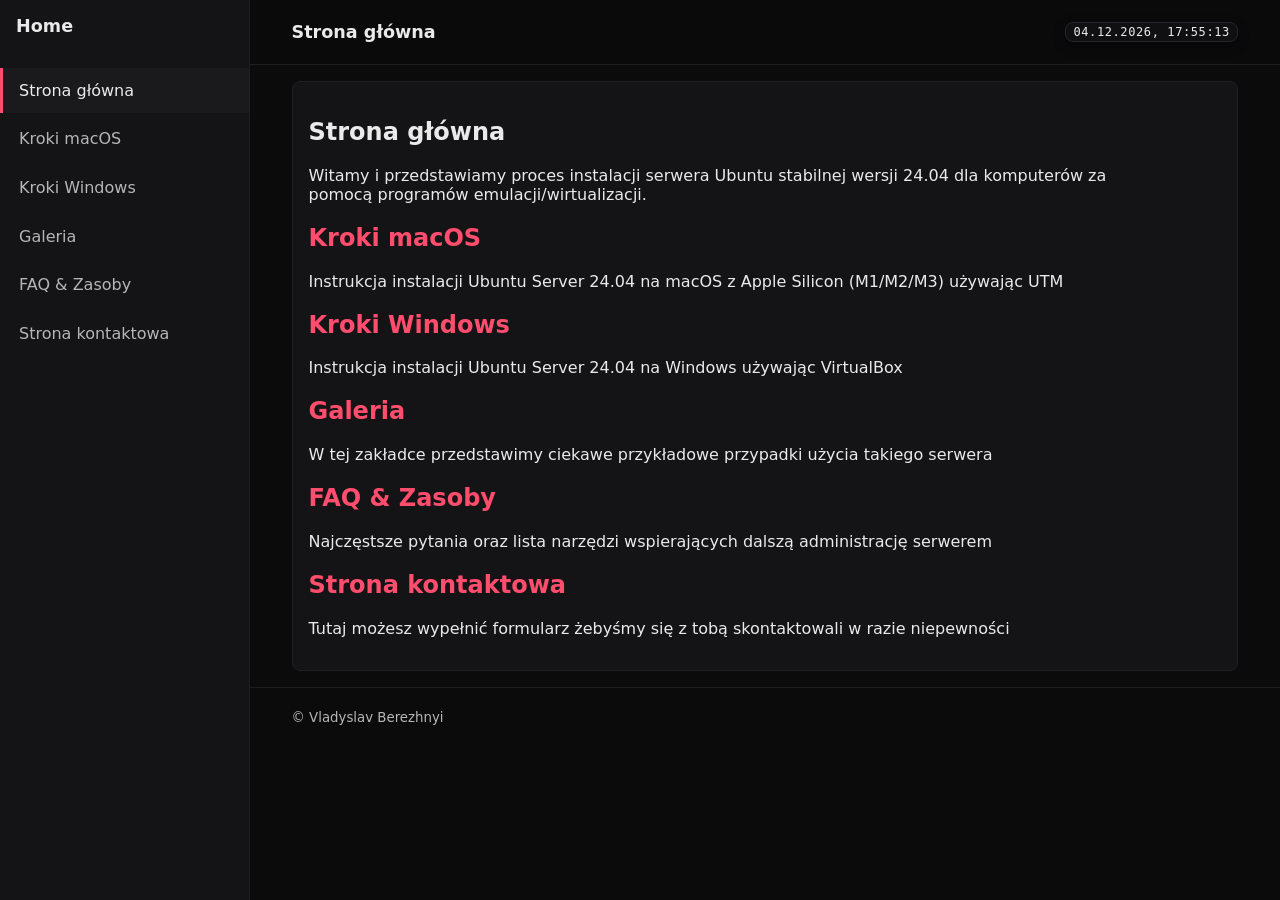
<file: Base/index.html>
<!DOCTYPE html>
<html lang="pl">
  <head>
    <meta charset="UTF-8" />
    <meta name="viewport" content="width=device-width, initial-scale=1" />
    <meta name="description" content="Strona główna" />
    <meta name="author" content="Vladyslav Berezhnyi" />
    <link rel="icon" type="image/jpeg" href="./content/favicon.jpeg" />
    <title>Strona główna</title>
    <link rel="stylesheet" href="./style/style.css" />
    <script defer src="./script/script.js"></script>
  </head>
  <body>
    <aside class="sidebar" id="sidebar">
      <div class="sidebar-header">
        <a class="brand" href="./index.html">Home</a>
        <button
          class="sidebar-toggle"
          aria-expanded="false"
          aria-controls="sidebar"
          aria-label="Toggle sidebar"
        >
          ✕
        </button>
      </div>
      <nav class="sidebar-nav">
        <a href="./index.html" class="nav-link" data-nav aria-current="page"
          >Strona główna</a
        >
        <a href="./steps-mac-page/steps.html" class="nav-link" data-nav
          >Kroki macOS</a
        >
        <a href="./steps-windows-page/wsteps.html" class="nav-link" data-nav
          >Kroki Windows</a
        >
        <a href="./gallery-page/gallery.html" class="nav-link" data-nav
          >Galeria</a
        >
        <a href="./resources-page/resources.html" class="nav-link" data-nav
          >FAQ &amp; Zasoby</a
        >
        <a href="./contact-us-page/contactUs.html" class="nav-link" data-nav
          >Strona kontaktowa</a
        >
      </nav>
    </aside>

    <div class="main-content">
      <header class="site-header">
        <div class="container header-inner">
          <button
            class="mobile-nav-toggle"
            aria-expanded="false"
            aria-controls="sidebar"
            aria-label="Toggle navigation"
          >
            ☰
          </button>
          <h1 class="page-title">Strona główna</h1>
          <div class="live-clock" id="live-clock" aria-live="polite"></div>
        </div>
      </header>

      <main class="container">
        <section class="card">
          <h2>Strona główna</h2>
          <p>
            Witamy i przedstawiamy proces instalacji serwera Ubuntu stabilnej
            wersji 24.04 dla komputerów za pomocą programów
            emulacji/wirtualizacji.
          </p>

          <h2>
            <a href="./steps-mac-page/steps.html" class="link">Kroki macOS</a>
          </h2>
          <p>
            Instrukcja instalacji Ubuntu Server 24.04 na macOS z Apple Silicon
            (M1/M2/M3) używając UTM
          </p>

          <h2>
            <a href="./steps-windows-page/wsteps.html" class="link"
              >Kroki Windows</a
            >
          </h2>
          <p>
            Instrukcja instalacji Ubuntu Server 24.04 na Windows używając
            VirtualBox
          </p>
          <h2>
            <a href="./gallery-page/gallery.html" class="link">Galeria</a>
          </h2>
          <p>
            W tej zakładce przedstawimy ciekawe przykładowe przypadki użycia
            takiego serwera
          </p>
          <h2>
            <a href="./resources-page/resources.html" class="link"
              >FAQ &amp; Zasoby</a
            >
          </h2>
          <p>
            Najczęstsze pytania oraz lista narzędzi wspierających dalszą
            administrację serwerem
          </p>
          <h2>
            <a href="./contact-us-page/contactUs.html" class="link"
              >Strona kontaktowa</a
            >
          </h2>
          <p>
            Tutaj możesz wypełnić formularz żebyśmy się z tobą skontaktowali w
            razie niepewności
          </p>
        </section>
      </main>

      <footer class="site-footer">
        <div class="container">
          <small>© Vladyslav Berezhnyi</small>
        </div>
      </footer>
    </div>
  </body>
</html>
</file>
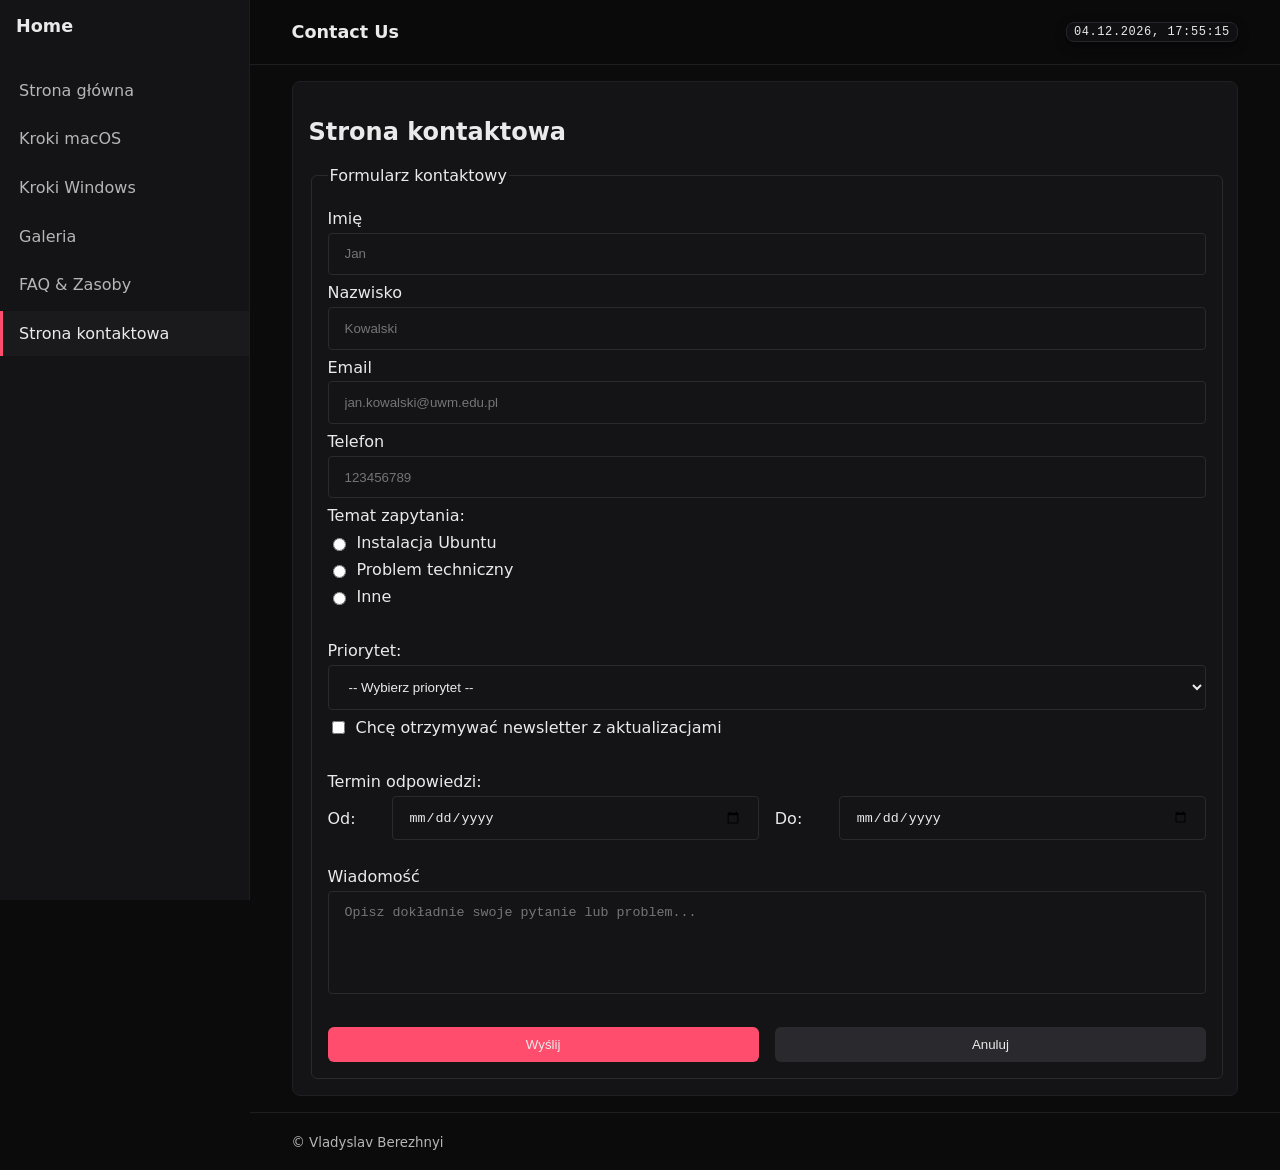
<file: Base/contact-us-page/contactUs.html>
<!DOCTYPE html>
<html lang="pl">
  <head>
    <meta charset="UTF-8" />
    <meta name="viewport" content="width=device-width, initial-scale=1" />
    <meta name="description" content="Prosty szkielet MPA – podstrona" />
    <meta name="author" content="" />
    <link rel="icon" type="image/jpeg" href="../content/favicon.jpeg" />
    <title>Contact Us</title>
    <link rel="stylesheet" href="../style/style.css" />
    <script defer src="../script/script.js"></script>
  </head>
  <body>
    <aside class="sidebar" id="sidebar">
      <div class="sidebar-header">
        <a class="brand" href="../index.html">Home</a>
        <button
          class="sidebar-toggle"
          aria-expanded="false"
          aria-controls="sidebar"
          aria-label="Toggle sidebar"
        >
          ✕
        </button>
      </div>
      <nav class="sidebar-nav">
        <a href="../index.html" class="nav-link" data-nav>Strona główna</a>
        <a href="../steps-mac-page/steps.html" class="nav-link" data-nav
          >Kroki macOS</a
        >
        <a href="../steps-windows-page/wsteps.html" class="nav-link" data-nav
          >Kroki Windows</a
        >
        <a href="../gallery-page/gallery.html" class="nav-link" data-nav
          >Galeria</a
        >
        <a href="../resources-page/resources.html" class="nav-link" data-nav
          >FAQ &amp; Zasoby</a
        >
        <a href="./contactUs.html" class="nav-link" data-nav aria-current="page"
          >Strona kontaktowa</a
        >
      </nav>
    </aside>

    <div class="main-content">
      <header class="site-header">
        <div class="container header-inner">
          <button
            class="mobile-nav-toggle"
            aria-expanded="false"
            aria-controls="sidebar"
            aria-label="Toggle navigation"
          >
            ☰
          </button>
          <h1 class="page-title">Contact Us</h1>
          <div class="live-clock" id="live-clock" aria-live="polite"></div>
        </div>
      </header>

      <main class="container">
        <section class="card">
          <h2>Strona kontaktowa</h2>
          <form
            action="https://webdevbasics.net/scripts/demo.php"
            method="post"
            name="fm"
          >
            <fieldset class="form-fieldset" id="fm">
              <legend>Formularz kontaktowy</legend>

              <label for="name" class="form-label">Imię</label>
              <input
                type="text"
                class="form-input"
                id="name"
                name="name"
                placeholder="Jan"
                pattern="[A-Za-zĄąĆćĘęŁłŃńÓóŚśŹźŻż\s]{2,50}"
                required
              /><br />

              <label for="surname" class="form-label">Nazwisko</label>
              <input
                type="text"
                class="form-input"
                id="surname"
                name="surname"
                placeholder="Kowalski"
                pattern="[A-Za-zĄąĆćĘęŁłŃńÓóŚśŹźŻż\s]{2,50}"
                required
              /><br />

              <label for="email" class="form-label">Email</label>
              <input
                type="email"
                class="form-input"
                id="email"
                name="email"
                placeholder="jan.kowalski@uwm.edu.pl"
                pattern="[a-z0-9._%+\-]+@[a-z0-9.\-]+\.[a-z]{2,}"
                required
              />
              <br />

              <label for="phone" class="form-label">Telefon</label>
              <input
                type="tel"
                class="form-input"
                id="phone"
                name="phone"
                placeholder="123456789"
                pattern="[0-9]{9}"
                required
              />
              <br />

              <label class="form-label">Temat zapytania:</label>
              <div class="radio-group">
                <label class="radio-label">
                  <input
                    type="radio"
                    name="topic"
                    value="instalacja"
                    required
                  />
                  Instalacja Ubuntu
                </label>
                <label class="radio-label">
                  <input type="radio" name="topic" value="problem" required />
                  Problem techniczny
                </label>
                <label class="radio-label">
                  <input type="radio" name="topic" value="inne" required />
                  Inne
                </label>
              </div>
              <br />

              <label for="priority" class="form-label">Priorytet:</label>
              <select id="priority" name="priority" class="form-input" required>
                <option value="">-- Wybierz priorytet --</option>
                <option value="niski">Niski</option>
                <option value="sredni">Średni</option>
                <option value="wysoki">Wysoki</option>
                <option value="pilny">Pilny</option>
              </select>
              <br />

              <div class="checkbox-group">
                <label class="checkbox-label">
                  <input type="checkbox" name="newsletter" value="yes" />
                  Chcę otrzymywać newsletter z aktualizacjami
                </label>
              </div>
              <br />

              <label class="form-label">Termin odpowiedzi:</label>
              <div class="date-range">
                <label for="date-from" class="form-label-small">Od:</label>
                <input
                  type="date"
                  class="form-input"
                  id="date-from"
                  name="date-from"
                  required
                />
                <label for="date-to" class="form-label-small">Do:</label>
                <input
                  type="date"
                  class="form-input"
                  id="date-to"
                  name="date-to"
                  required
                />
              </div>
              <br />

              <label for="message" class="form-label">Wiadomość</label>
              <textarea
                class="form-input"
                id="message"
                name="message"
                placeholder="Opisz dokładnie swoje pytanie lub problem..."
                rows="5"
                minlength="10"
                maxlength="500"
                required
              ></textarea>
              <br />

              <div class="button-group">
                <button class="form-button" type="submit">Wyślij</button>
                <button class="form-button form-button-secondary" type="reset">
                  Anuluj
                </button>
              </div>
            </fieldset>
          </form>
        </section>
      </main>

      <footer class="site-footer">
        <div class="container">
          <small>© Vladyslav Berezhnyi</small>
        </div>
      </footer>
    </div>
  </body>
</html>
</file>
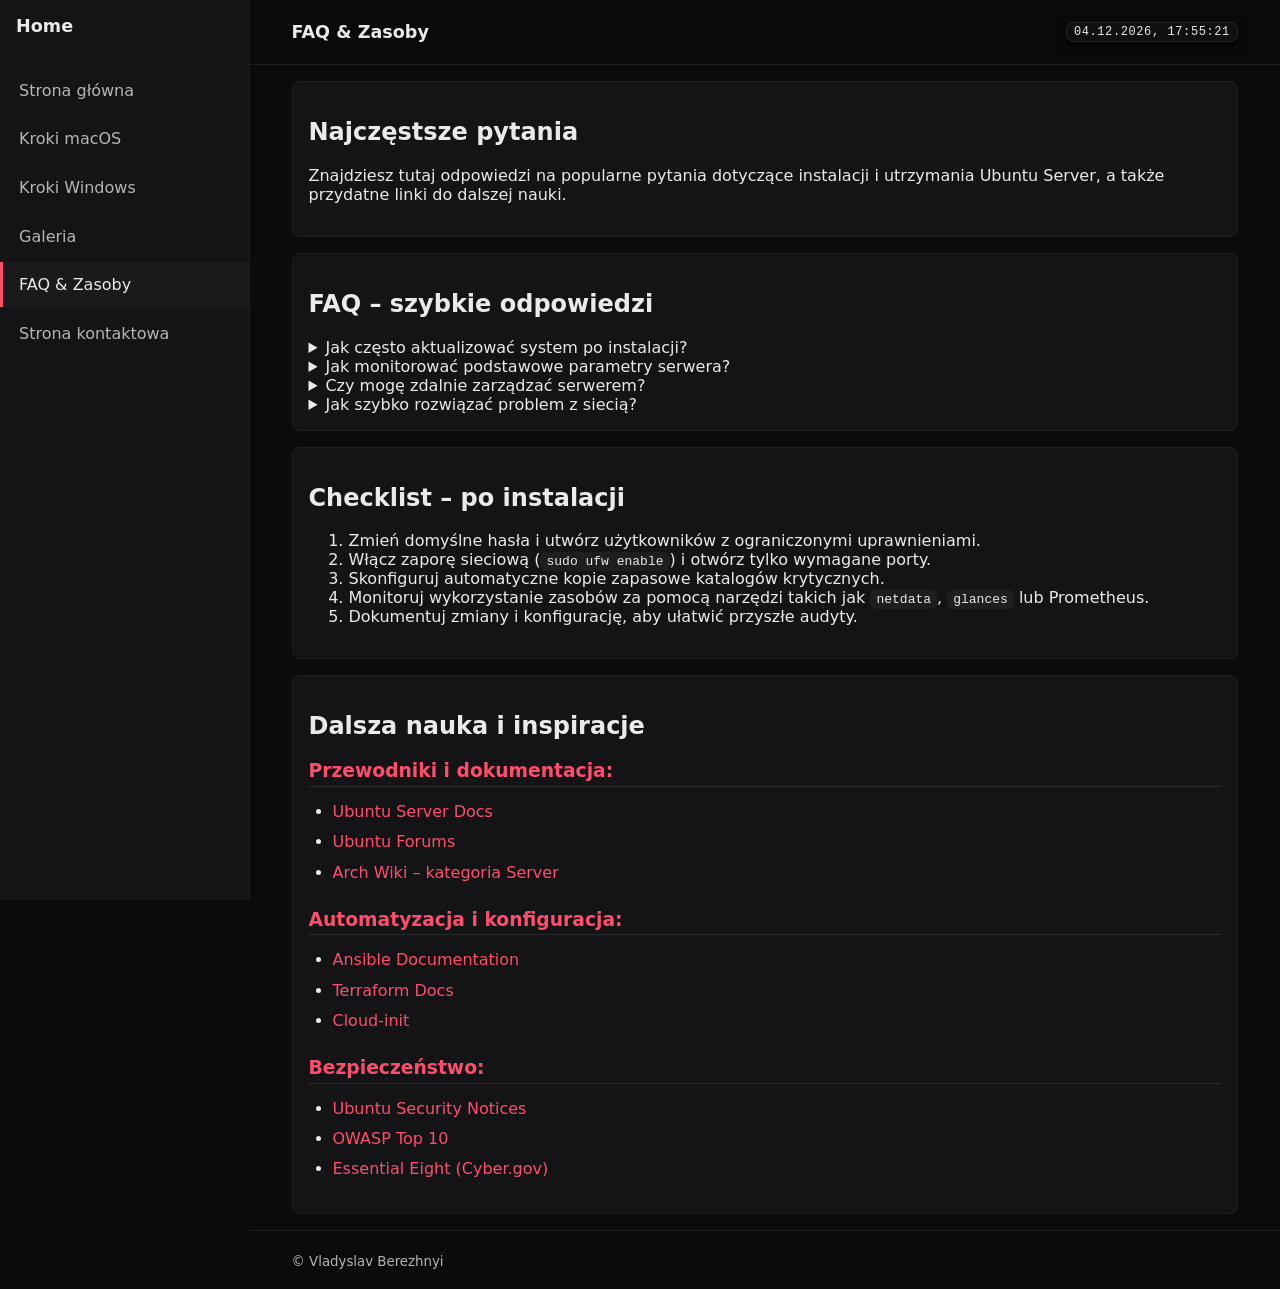
<file: Base/resources-page/resources.html>
<!DOCTYPE html>
<html lang="pl">
  <head>
    <meta charset="UTF-8" />
    <meta name="viewport" content="width=device-width, initial-scale=1" />
    <meta
      name="description"
      content="Najczęstsze pytania i dodatkowe zasoby dotyczące Ubuntu Server"
    />
    <meta name="author" content="Vladyslav Berezhnyi" />
    <link rel="icon" type="image/jpeg" href="../content/favicon.jpeg" />
    <title>FAQ &amp; Zasoby</title>
    <link rel="stylesheet" href="../style/style.css" />
    <script defer src="../script/script.js"></script>
  </head>
  <body>
    <aside class="sidebar" id="sidebar">
      <div class="sidebar-header">
        <a class="brand" href="../index.html">Home</a>
        <button
          class="sidebar-toggle"
          aria-expanded="false"
          aria-controls="sidebar"
          aria-label="Toggle sidebar"
        >
          ✕
        </button>
      </div>
      <nav class="sidebar-nav">
        <a href="../index.html" class="nav-link" data-nav>Strona główna</a>
        <a href="../steps-mac-page/steps.html" class="nav-link" data-nav
          >Kroki macOS</a
        >
        <a href="../steps-windows-page/wsteps.html" class="nav-link" data-nav
          >Kroki Windows</a
        >
        <a href="../gallery-page/gallery.html" class="nav-link" data-nav
          >Galeria</a
        >
        <a href="./resources.html" class="nav-link" data-nav aria-current="page"
          >FAQ &amp; Zasoby</a
        >
        <a href="../contact-us-page/contactUs.html" class="nav-link" data-nav
          >Strona kontaktowa</a
        >
      </nav>
    </aside>

    <div class="main-content">
      <header class="site-header">
        <div class="container header-inner">
          <button
            class="mobile-nav-toggle"
            aria-expanded="false"
            aria-controls="sidebar"
            aria-label="Toggle navigation"
          >
            ☰
          </button>
          <h1 class="page-title">FAQ &amp; Zasoby</h1>
          <div class="live-clock" id="live-clock" aria-live="polite"></div>

        </div>
      </header>

      <main class="container">
        <section class="card">
          <h2>Najczęstsze pytania</h2>
          <p>
            Znajdziesz tutaj odpowiedzi na popularne pytania dotyczące
            instalacji i utrzymania Ubuntu Server, a także przydatne linki do
            dalszej nauki.
          </p>
        </section>

        <section class="card">
          <h2>FAQ – szybkie odpowiedzi</h2>
          <details class="faq-item">
            <summary>Jak często aktualizować system po instalacji?</summary>
            <p>
              Warto uruchamiać
              <code>sudo apt update && sudo apt upgrade</code> przynajmniej raz
              w tygodniu, aby utrzymać serwer w najnowszej i bezpiecznej wersji.
            </p>
          </details>
          <details class="faq-item">
            <summary>Jak monitorować podstawowe parametry serwera?</summary>
            <p>
              Zainstaluj pakiet <code>htop</code> lub używaj wbudowanego
              polecenia <code>top</code>. Dla logów systemowych korzystaj z
              <code>journalctl</code> oraz plików w <code>/var/log</code>.
            </p>
          </details>
          <details class="faq-item">
            <summary>Czy mogę zdalnie zarządzać serwerem?</summary>
            <p>
              Tak, skonfiguruj SSH i korzystaj z kluczy publicznych dla
              bezpiecznego logowania. Rozważ też ustawienie <code>ufw</code> aby
              ograniczyć dostęp do portów.
            </p>
          </details>
          <details class="faq-item">
            <summary>Jak szybko rozwiązać problem z siecią?</summary>
            <p>
              Sprawdź status usług poleceniem
              <code>systemctl status NetworkManager</code>, upewnij się że Twój
              interfejs ma adres IP (<code>ip addr</code>) i zweryfikuj DNS
              korzystając z <code>resolvectl status</code>.
            </p>
          </details>
        </section>

        <section class="card">
          <h2>Checklist – po instalacji</h2>
          <ol class="checklist">
            <li>
              Zmień domyślne hasła i utwórz użytkowników z ograniczonymi
              uprawnieniami.
            </li>
            <li>
              Włącz zaporę sieciową (<code>sudo ufw enable</code>) i otwórz
              tylko wymagane porty.
            </li>
            <li>
              Skonfiguruj automatyczne kopie zapasowe katalogów krytycznych.
            </li>
            <li>
              Monitoruj wykorzystanie zasobów za pomocą narzędzi takich jak
              <code>netdata</code>, <code>glances</code> lub Prometheus.
            </li>
            <li>
              Dokumentuj zmiany i konfigurację, aby ułatwić przyszłe audyty.
            </li>
          </ol>
        </section>

        <section class="card">
          <h2>Dalsza nauka i inspiracje</h2>
          <div class="step-content">
            <h3>Przewodniki i dokumentacja:</h3>
            <ul>
              <li>
                <a
                  href="https://ubuntu.com/server/docs"
                  target="_blank"
                  rel="noopener noreferrer"
                  >Ubuntu Server Docs</a
                >
              </li>
              <li>
                <a
                  href="https://ubuntuforums.org/"
                  target="_blank"
                  rel="noopener noreferrer"
                  >Ubuntu Forums</a
                >
              </li>
              <li>
                <a
                  href="https://wiki.archlinux.org/title/Category:Server"
                  target="_blank"
                  rel="noopener noreferrer"
                  >Arch Wiki – kategoria Server</a
                >
              </li>
            </ul>

            <h3>Automatyzacja i konfiguracja:</h3>
            <ul>
              <li>
                <a
                  href="https://docs.ansible.com/"
                  target="_blank"
                  rel="noopener noreferrer"
                  >Ansible Documentation</a
                >
              </li>
              <li>
                <a
                  href="https://www.terraform.io/docs"
                  target="_blank"
                  rel="noopener noreferrer"
                  >Terraform Docs</a
                >
              </li>
              <li>
                <a
                  href="https://cloud-init.io/"
                  target="_blank"
                  rel="noopener noreferrer"
                  >Cloud-init</a
                >
              </li>
            </ul>

            <h3>Bezpieczeństwo:</h3>
            <ul>
              <li>
                <a
                  href="https://ubuntu.com/security"
                  target="_blank"
                  rel="noopener noreferrer"
                  >Ubuntu Security Notices</a
                >
              </li>
              <li>
                <a
                  href="https://owasp.org/www-project-top-ten/"
                  target="_blank"
                  rel="noopener noreferrer"
                  >OWASP Top 10</a
                >
              </li>
              <li>
                <a
                  href="https://www.cyber.gov.au/resources-business-and-government/essentials"
                  target="_blank"
                  rel="noopener noreferrer"
                  >Essential Eight (Cyber.gov)</a
                >
              </li>
            </ul>
          </div>
        </section>
      </main>

      <footer class="site-footer">
        <div class="container">
          <small>© Vladyslav Berezhnyi</small>
        </div>
      </footer>
    </div>
  </body>
</html>
</file>
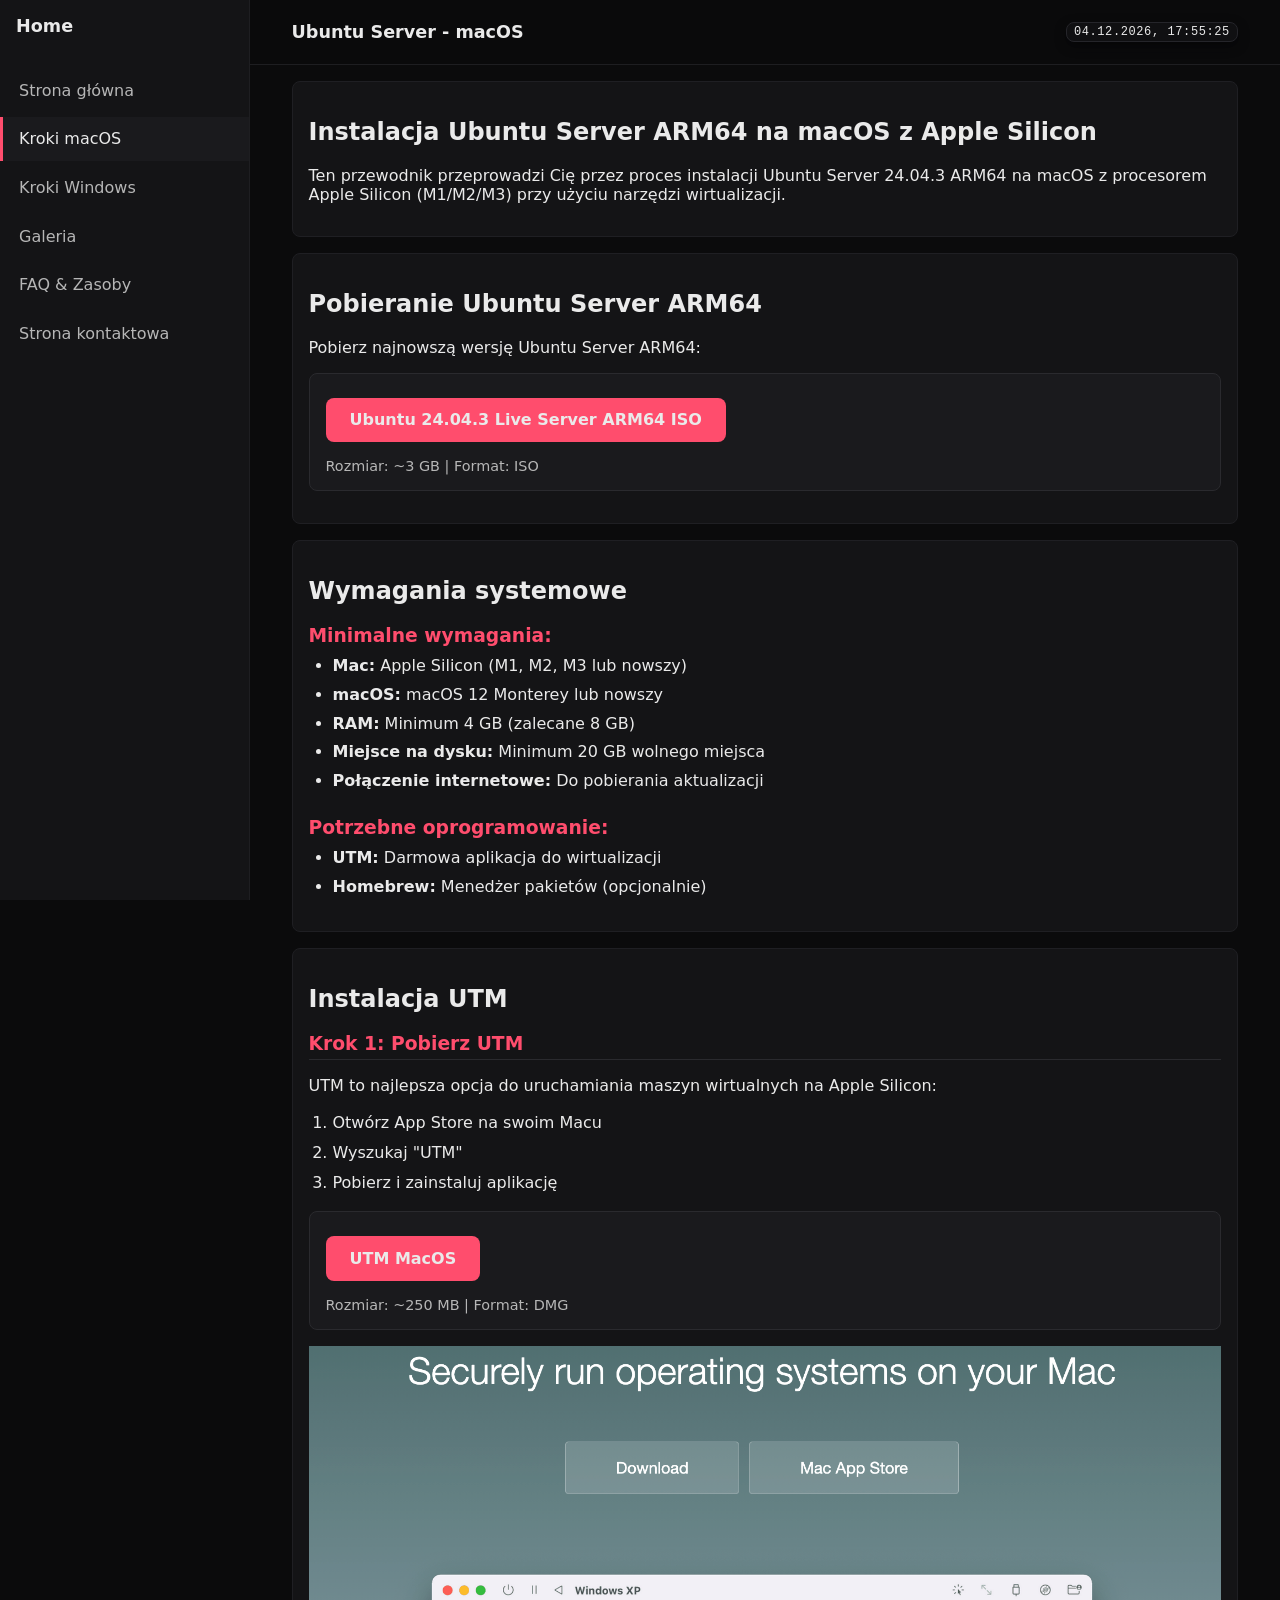
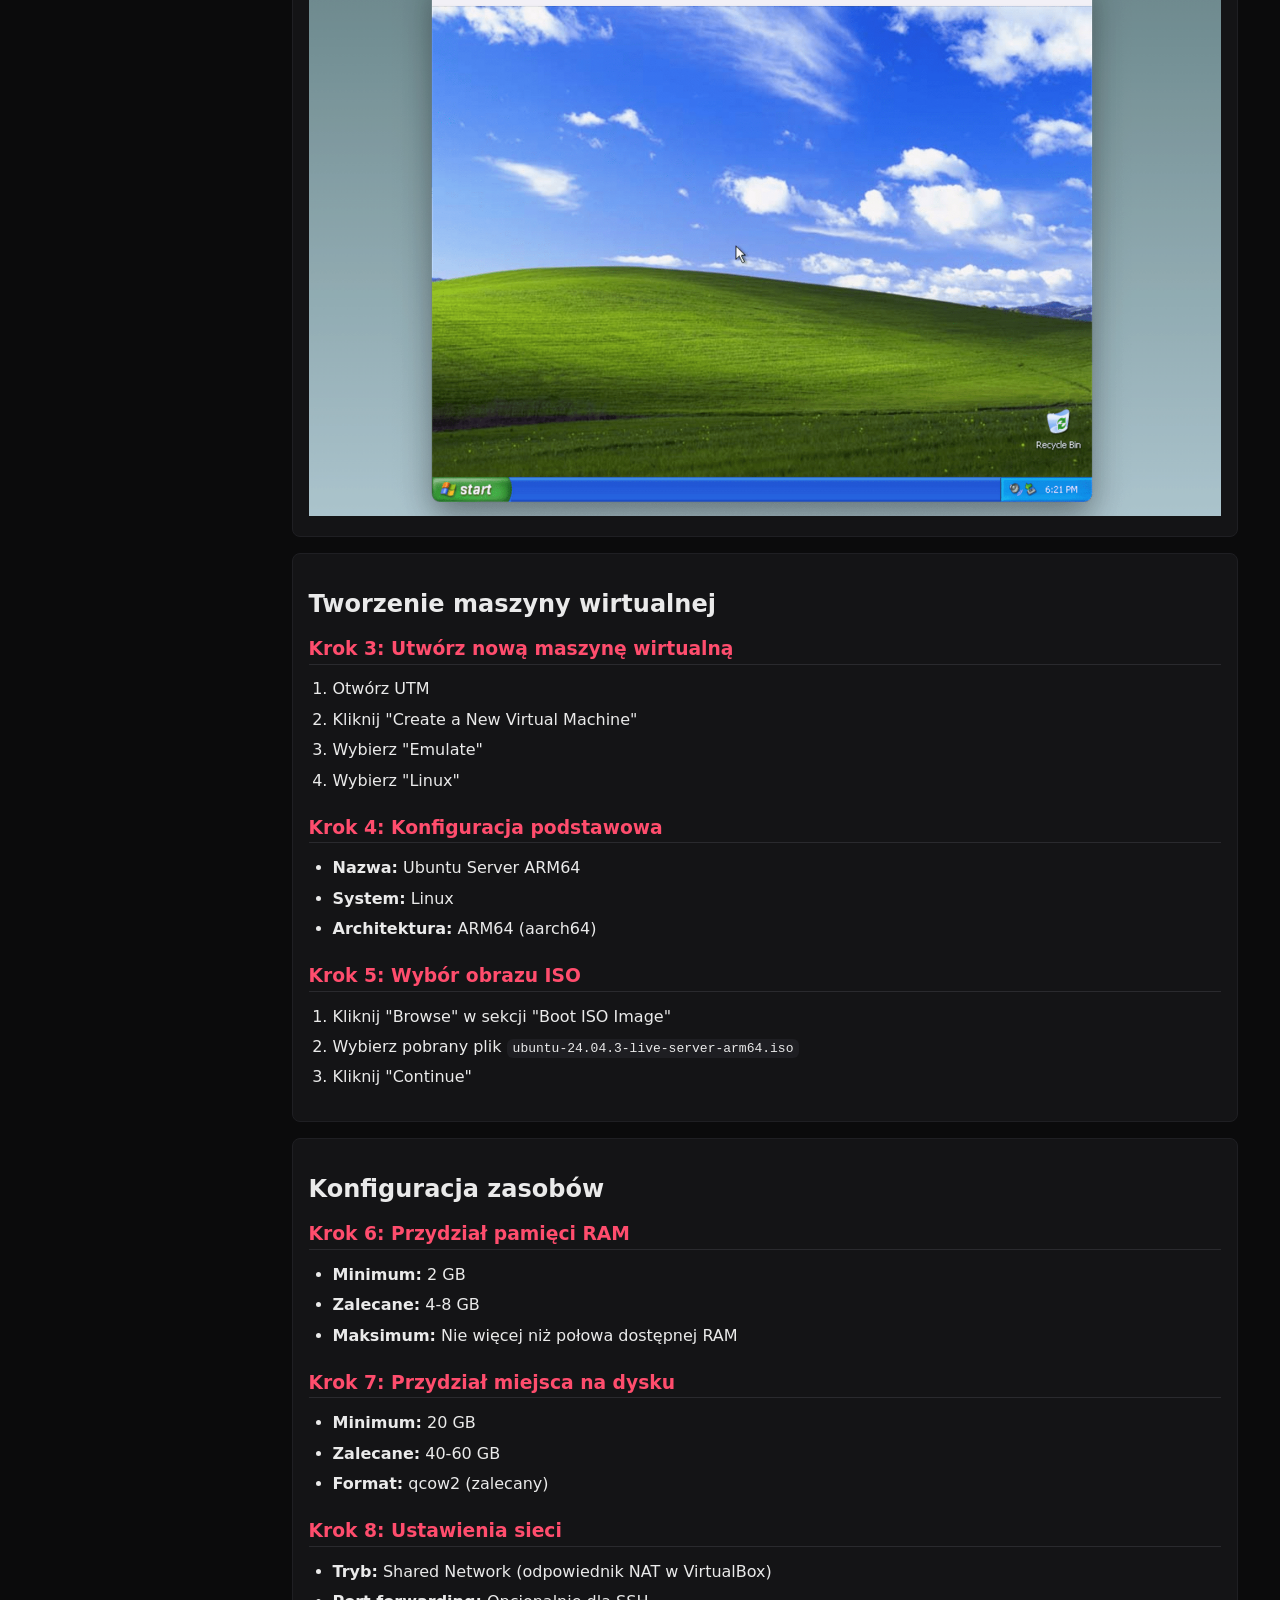
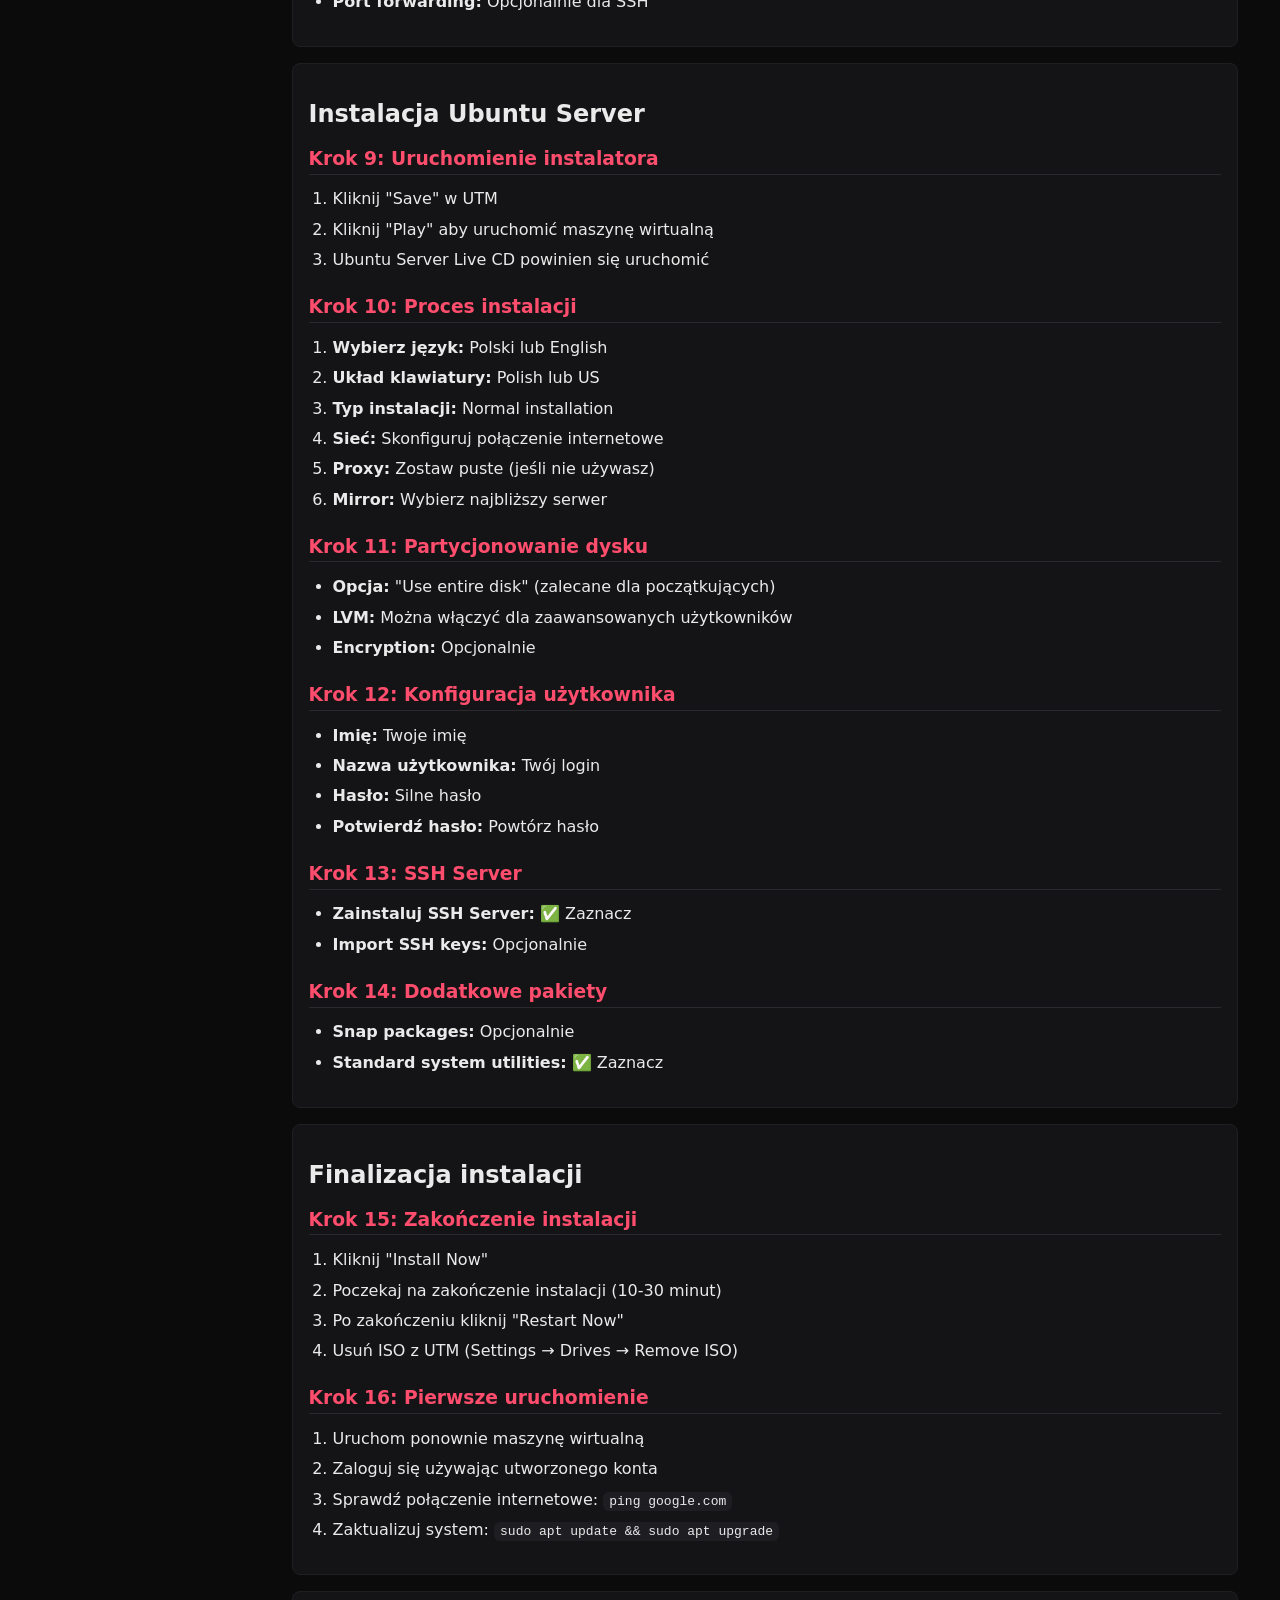
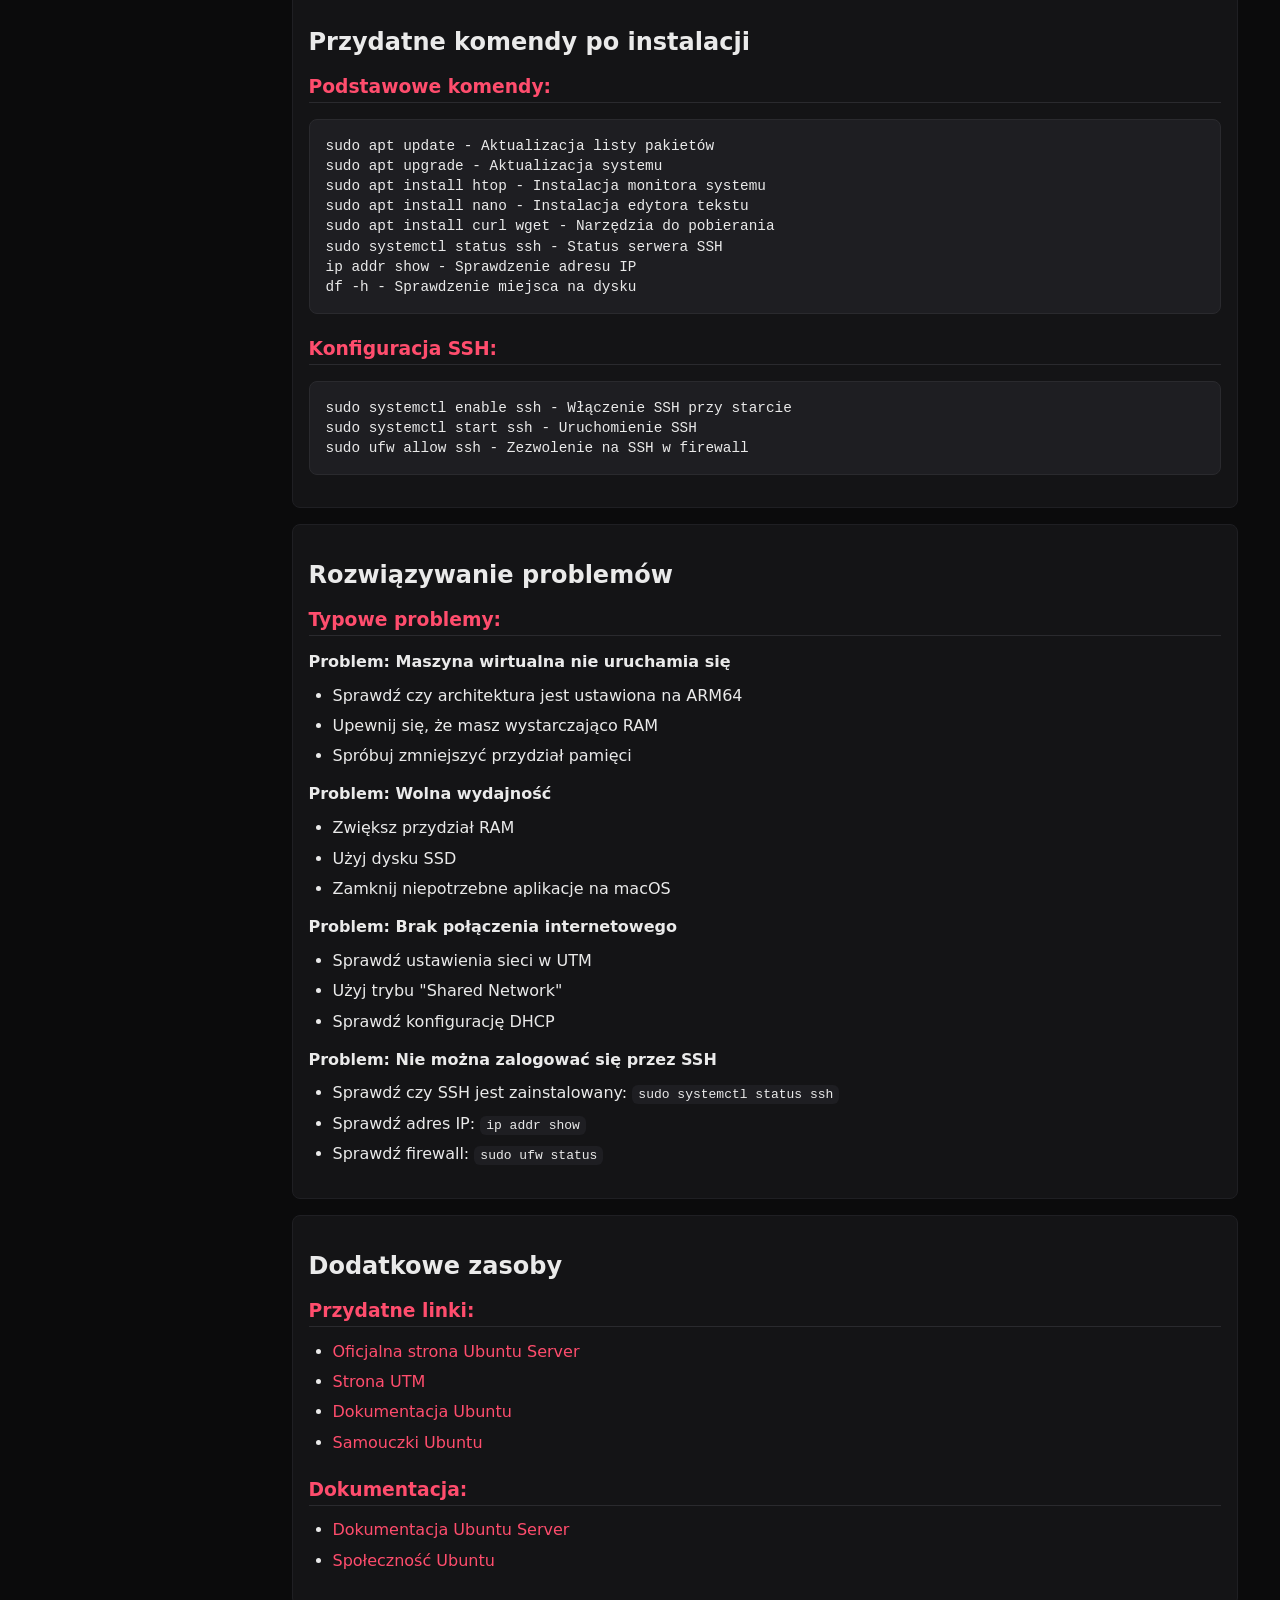
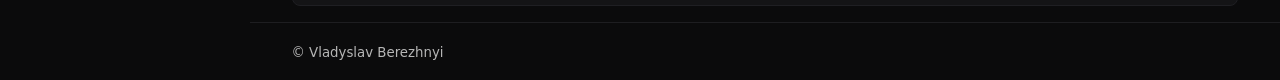
<file: Base/steps-mac-page/steps.html>
<!DOCTYPE html>
<html lang="pl">
  <head>
    <meta charset="UTF-8" />
    <meta name="viewport" content="width=device-width, initial-scale=1" />
    <meta name="description" content="" />
    <meta name="author" content="Vladyslav Berezhnyi" />
    <link rel="icon" type="image/jpeg" href="../content/favicon.jpeg" />
    <title>Ubuntu Server Installation - macOS</title>
    <link rel="stylesheet" href="../style/style.css" />
    <script defer src="../script/script.js"></script>
  </head>
  <body>
    <aside class="sidebar" id="sidebar">
      <div class="sidebar-header">
        <a class="brand" href="../index.html">Home</a>
        <button
          class="sidebar-toggle"
          aria-expanded="false"
          aria-controls="sidebar"
          aria-label="Toggle sidebar"
        >
          ✕
        </button>
      </div>
      <nav class="sidebar-nav">
        <a href="../index.html" class="nav-link" data-nav>Strona główna</a>
        <a href="./steps.html" class="nav-link" data-nav aria-current="page"
          >Kroki macOS</a
        >
        <a href="../steps-windows-page/wsteps.html" class="nav-link" data-nav
          >Kroki Windows</a
        >
        <a href="../gallery-page/gallery.html" class="nav-link" data-nav
          >Galeria</a
        >
        <a href="../resources-page/resources.html" class="nav-link" data-nav
          >FAQ &amp; Zasoby</a
        >
        <a href="../contact-us-page/contactUs.html" class="nav-link" data-nav
          >Strona kontaktowa</a
        >
      </nav>
    </aside>

    <div class="main-content">
      <header class="site-header">
        <div class="container header-inner">
          <button
            class="mobile-nav-toggle"
            aria-expanded="false"
            aria-controls="sidebar"
            aria-label="Toggle navigation"
          >
            ☰
          </button>
          <h1 class="page-title">Ubuntu Server - macOS</h1>
          <div class="live-clock" id="live-clock" aria-live="polite"></div>
        </div>
      </header>

      <main class="container">
        <section class="card">
          <h2>Instalacja Ubuntu Server ARM64 na macOS z Apple Silicon</h2>
          <p>
            Ten przewodnik przeprowadzi Cię przez proces instalacji Ubuntu
            Server 24.04.3 ARM64 na macOS z procesorem Apple Silicon (M1/M2/M3)
            przy użyciu narzędzi wirtualizacji.
          </p>
        </section>

        <section class="card">
          <h2>Pobieranie Ubuntu Server ARM64</h2>
          <p>Pobierz najnowszą wersję Ubuntu Server ARM64:</p>
          <div class="download-section">
            <a
              href="https://cdimage.ubuntu.com/releases/24.04/release/ubuntu-24.04.3-live-server-arm64.iso"
              class="download-link"
              target="_blank"
              rel="noopener noreferrer"
            >
              Ubuntu 24.04.3 Live Server ARM64 ISO
            </a>
            <p class="download-info">Rozmiar: ~3 GB | Format: ISO</p>
          </div>
        </section>

        <section class="card">
          <h2>Wymagania systemowe</h2>
          <div class="requirements">
            <h3>Minimalne wymagania:</h3>
            <ul>
              <li>
                <strong>Mac:</strong> Apple Silicon (M1, M2, M3 lub nowszy)
              </li>
              <li><strong>macOS:</strong> macOS 12 Monterey lub nowszy</li>
              <li><strong>RAM:</strong> Minimum 4 GB (zalecane 8 GB)</li>
              <li>
                <strong>Miejsce na dysku:</strong> Minimum 20 GB wolnego miejsca
              </li>
              <li>
                <strong>Połączenie internetowe:</strong> Do pobierania
                aktualizacji
              </li>
            </ul>

            <h3>Potrzebne oprogramowanie:</h3>
            <ul>
              <li><strong>UTM:</strong> Darmowa aplikacja do wirtualizacji</li>
              <li>
                <strong>Homebrew:</strong> Menedżer pakietów (opcjonalnie)
              </li>
            </ul>
          </div>
        </section>

        <section class="card">
          <h2>Instalacja UTM</h2>
          <div class="step-content">
            <h3>Krok 1: Pobierz UTM</h3>
            <p>
              UTM to najlepsza opcja do uruchamiania maszyn wirtualnych na Apple
              Silicon:
            </p>
            <ol>
              <li>Otwórz App Store na swoim Macu</li>
              <li>Wyszukaj "UTM"</li>
              <li>Pobierz i zainstaluj aplikację</li>
            </ol>
          </div>
          <div class="download-section">
            <a
              href="https://github.com/utmapp/UTM/releases/latest/download/UTM.dmg"
              class="download-link"
              >UTM MacOS</a
            >
            <p class="download-info">Rozmiar: ~250 MB | Format: DMG</p>
          </div>
          <img src="../content/UTM.png" alt="UTM" />
        </section>

        <section class="card">
          <h2>Tworzenie maszyny wirtualnej</h2>
          <div class="step-content">
            <h3>Krok 3: Utwórz nową maszynę wirtualną</h3>
            <ol>
              <li>Otwórz UTM</li>
              <li>Kliknij "Create a New Virtual Machine"</li>
              <li>Wybierz "Emulate"</li>
              <li>Wybierz "Linux"</li>
            </ol>

            <h3>Krok 4: Konfiguracja podstawowa</h3>
            <ul>
              <li><strong>Nazwa:</strong> Ubuntu Server ARM64</li>
              <li><strong>System:</strong> Linux</li>
              <li><strong>Architektura:</strong> ARM64 (aarch64)</li>
            </ul>

            <h3>Krok 5: Wybór obrazu ISO</h3>
            <ol>
              <li>Kliknij "Browse" w sekcji "Boot ISO Image"</li>
              <li>
                Wybierz pobrany plik
                <code>ubuntu-24.04.3-live-server-arm64.iso</code>
              </li>
              <li>Kliknij "Continue"</li>
            </ol>
          </div>
        </section>

        <section class="card">
          <h2>Konfiguracja zasobów</h2>
          <div class="step-content">
            <h3>Krok 6: Przydział pamięci RAM</h3>
            <ul>
              <li><strong>Minimum:</strong> 2 GB</li>
              <li><strong>Zalecane:</strong> 4-8 GB</li>
              <li>
                <strong>Maksimum:</strong> Nie więcej niż połowa dostępnej RAM
              </li>
            </ul>

            <h3>Krok 7: Przydział miejsca na dysku</h3>
            <ul>
              <li><strong>Minimum:</strong> 20 GB</li>
              <li><strong>Zalecane:</strong> 40-60 GB</li>
              <li><strong>Format:</strong> qcow2 (zalecany)</li>
            </ul>

            <h3>Krok 8: Ustawienia sieci</h3>
            <ul>
              <li>
                <strong>Tryb:</strong> Shared Network (odpowiednik NAT w
                VirtualBox)
              </li>
              <li><strong>Port forwarding:</strong> Opcjonalnie dla SSH</li>
            </ul>
          </div>
        </section>

        <section class="card">
          <h2>Instalacja Ubuntu Server</h2>
          <div class="step-content">
            <h3>Krok 9: Uruchomienie instalatora</h3>
            <ol>
              <li>Kliknij "Save" w UTM</li>
              <li>Kliknij "Play" aby uruchomić maszynę wirtualną</li>
              <li>Ubuntu Server Live CD powinien się uruchomić</li>
            </ol>

            <h3>Krok 10: Proces instalacji</h3>
            <ol>
              <li><strong>Wybierz język:</strong> Polski lub English</li>
              <li><strong>Układ klawiatury:</strong> Polish lub US</li>
              <li><strong>Typ instalacji:</strong> Normal installation</li>
              <li><strong>Sieć:</strong> Skonfiguruj połączenie internetowe</li>
              <li><strong>Proxy:</strong> Zostaw puste (jeśli nie używasz)</li>
              <li><strong>Mirror:</strong> Wybierz najbliższy serwer</li>
            </ol>

            <h3>Krok 11: Partycjonowanie dysku</h3>
            <ul>
              <li>
                <strong>Opcja:</strong> "Use entire disk" (zalecane dla
                początkujących)
              </li>
              <li>
                <strong>LVM:</strong> Można włączyć dla zaawansowanych
                użytkowników
              </li>
              <li><strong>Encryption:</strong> Opcjonalnie</li>
            </ul>

            <h3>Krok 12: Konfiguracja użytkownika</h3>
            <ul>
              <li><strong>Imię:</strong> Twoje imię</li>
              <li><strong>Nazwa użytkownika:</strong> Twój login</li>
              <li><strong>Hasło:</strong> Silne hasło</li>
              <li><strong>Potwierdź hasło:</strong> Powtórz hasło</li>
            </ul>

            <h3>Krok 13: SSH Server</h3>
            <ul>
              <li><strong>Zainstaluj SSH Server:</strong> ✅ Zaznacz</li>
              <li><strong>Import SSH keys:</strong> Opcjonalnie</li>
            </ul>

            <h3>Krok 14: Dodatkowe pakiety</h3>
            <ul>
              <li><strong>Snap packages:</strong> Opcjonalnie</li>
              <li><strong>Standard system utilities:</strong> ✅ Zaznacz</li>
            </ul>
          </div>
        </section>

        <section class="card">
          <h2>Finalizacja instalacji</h2>
          <div class="step-content">
            <h3>Krok 15: Zakończenie instalacji</h3>
            <ol>
              <li>Kliknij "Install Now"</li>
              <li>Poczekaj na zakończenie instalacji (10-30 minut)</li>
              <li>Po zakończeniu kliknij "Restart Now"</li>
              <li>Usuń ISO z UTM (Settings → Drives → Remove ISO)</li>
            </ol>

            <h3>Krok 16: Pierwsze uruchomienie</h3>
            <ol>
              <li>Uruchom ponownie maszynę wirtualną</li>
              <li>Zaloguj się używając utworzonego konta</li>
              <li>
                Sprawdź połączenie internetowe: <code>ping google.com</code>
              </li>
              <li>
                Zaktualizuj system:
                <code>sudo apt update && sudo apt upgrade</code>
              </li>
            </ol>
          </div>
        </section>

        <section class="card">
          <h2>Przydatne komendy po instalacji</h2>
          <div class="step-content">
            <h3>Podstawowe komendy:</h3>
            <div class="code-block">
              <code>sudo apt update</code> - Aktualizacja listy pakietów<br />
              <code>sudo apt upgrade</code> - Aktualizacja systemu<br />
              <code>sudo apt install htop</code> - Instalacja monitora
              systemu<br />
              <code>sudo apt install nano</code> - Instalacja edytora tekstu<br />
              <code>sudo apt install curl wget</code> - Narzędzia do
              pobierania<br />
              <code>sudo systemctl status ssh</code> - Status serwera SSH<br />
              <code>ip addr show</code> - Sprawdzenie adresu IP<br />
              <code>df -h</code> - Sprawdzenie miejsca na dysku
            </div>

            <h3>Konfiguracja SSH:</h3>
            <div class="code-block">
              <code>sudo systemctl enable ssh</code> - Włączenie SSH przy
              starcie<br />
              <code>sudo systemctl start ssh</code> - Uruchomienie SSH<br />
              <code>sudo ufw allow ssh</code> - Zezwolenie na SSH w firewall
            </div>
          </div>
        </section>

        <section class="card">
          <h2>Rozwiązywanie problemów</h2>
          <div class="step-content">
            <h3>Typowe problemy:</h3>

            <h4>Problem: Maszyna wirtualna nie uruchamia się</h4>
            <ul>
              <li>Sprawdź czy architektura jest ustawiona na ARM64</li>
              <li>Upewnij się, że masz wystarczająco RAM</li>
              <li>Spróbuj zmniejszyć przydział pamięci</li>
            </ul>

            <h4>Problem: Wolna wydajność</h4>
            <ul>
              <li>Zwiększ przydział RAM</li>
              <li>Użyj dysku SSD</li>
              <li>Zamknij niepotrzebne aplikacje na macOS</li>
            </ul>

            <h4>Problem: Brak połączenia internetowego</h4>
            <ul>
              <li>Sprawdź ustawienia sieci w UTM</li>
              <li>Użyj trybu "Shared Network"</li>
              <li>Sprawdź konfigurację DHCP</li>
            </ul>

            <h4>Problem: Nie można zalogować się przez SSH</h4>
            <ul>
              <li>
                Sprawdź czy SSH jest zainstalowany:
                <code>sudo systemctl status ssh</code>
              </li>
              <li>Sprawdź adres IP: <code>ip addr show</code></li>
              <li>Sprawdź firewall: <code>sudo ufw status</code></li>
            </ul>
          </div>
        </section>

        <section class="card">
          <h2>Dodatkowe zasoby</h2>
          <div class="step-content">
            <h3>Przydatne linki:</h3>
            <ul>
              <li>
                <a href="https://ubuntu.com/server" target="_blank"
                  >Oficjalna strona Ubuntu Server</a
                >
              </li>
              <li>
                <a href="https://mac.getutm.app/" target="_blank">Strona UTM</a>
              </li>
              <li>
                <a href="https://help.ubuntu.com/" target="_blank"
                  >Dokumentacja Ubuntu</a
                >
              </li>
              <li>
                <a href="https://ubuntu.com/tutorials" target="_blank"
                  >Samouczki Ubuntu</a
                >
              </li>
            </ul>

            <h3>Dokumentacja:</h3>
            <ul>
              <li>
                <a href="https://ubuntu.com/server/docs" target="_blank"
                  >Dokumentacja Ubuntu Server</a
                >
              </li>
              <li>
                <a href="https://help.ubuntu.com/community" target="_blank"
                  >Społeczność Ubuntu</a
                >
              </li>
            </ul>
          </div>
        </section>
      </main>

      <footer class="site-footer">
        <div class="container">
          <small>© Vladyslav Berezhnyi</small>
        </div>
      </footer>
    </div>
  </body>
</html>
</file>
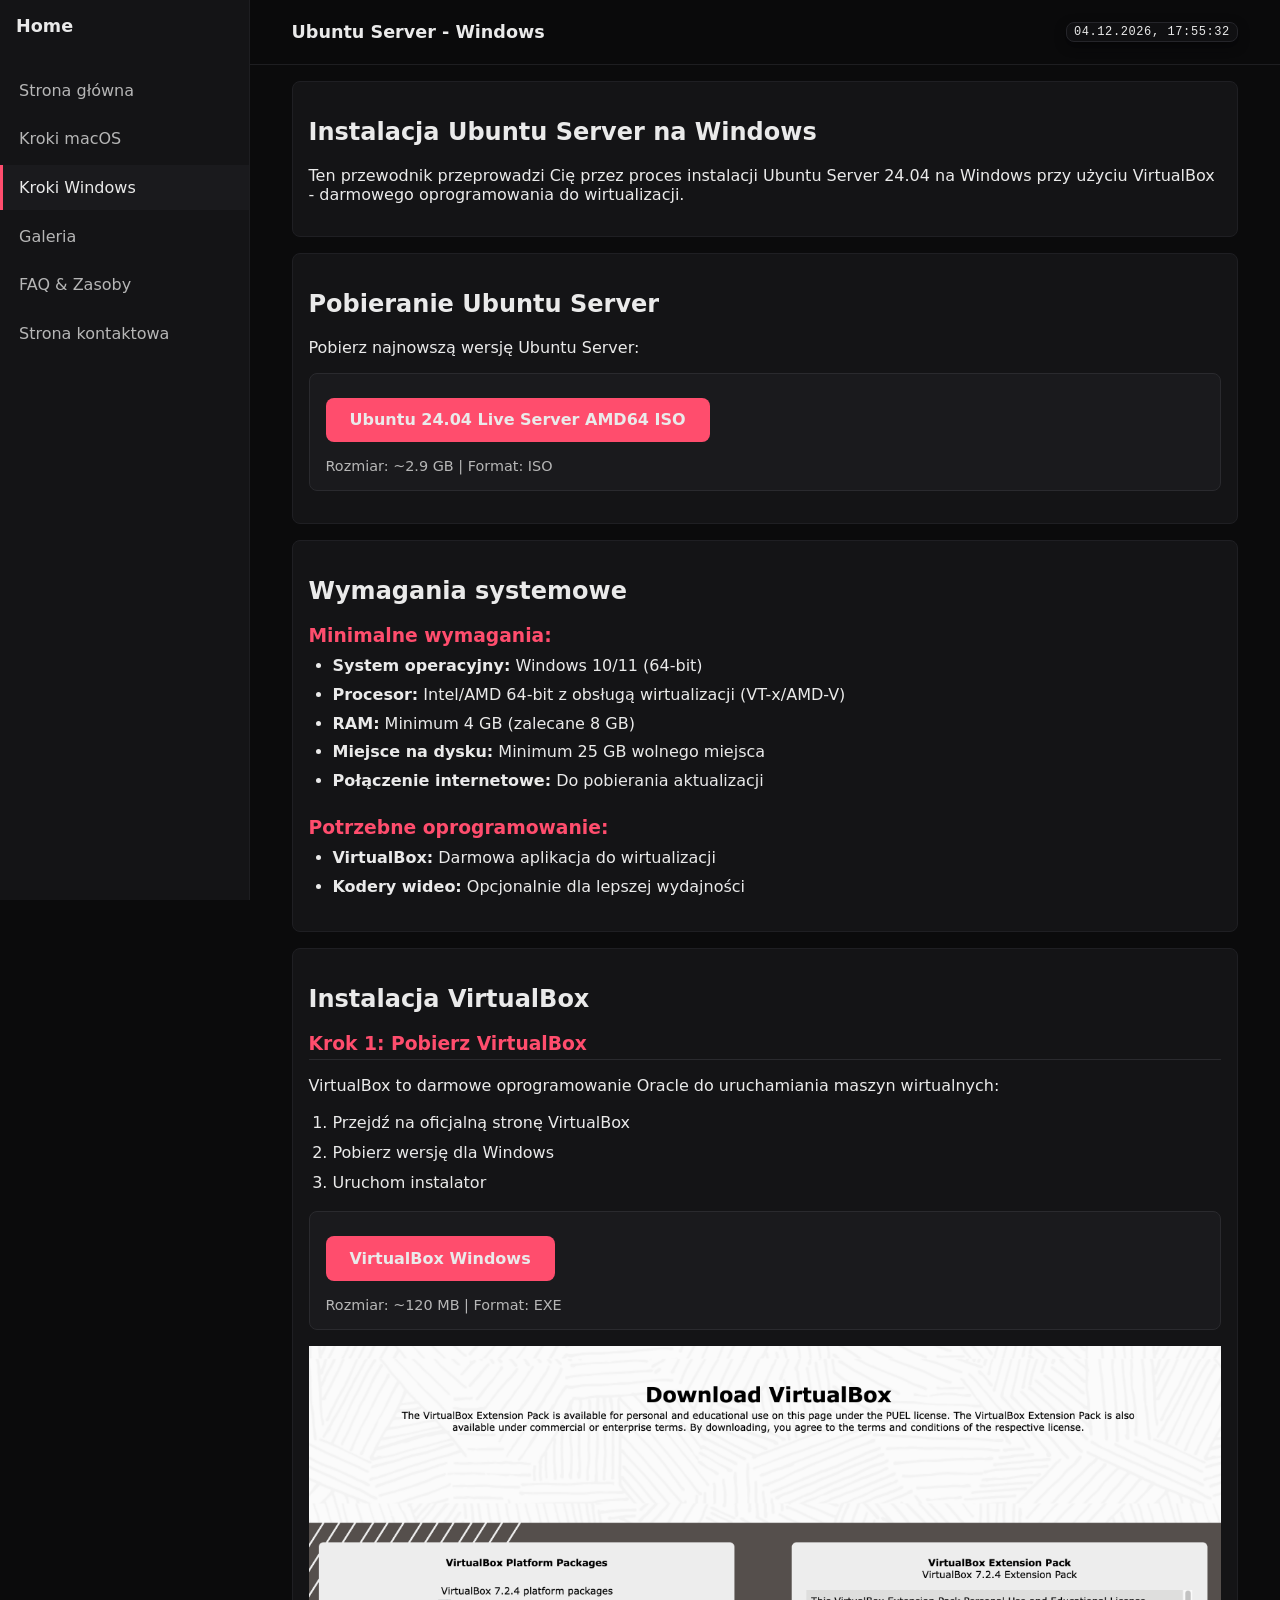
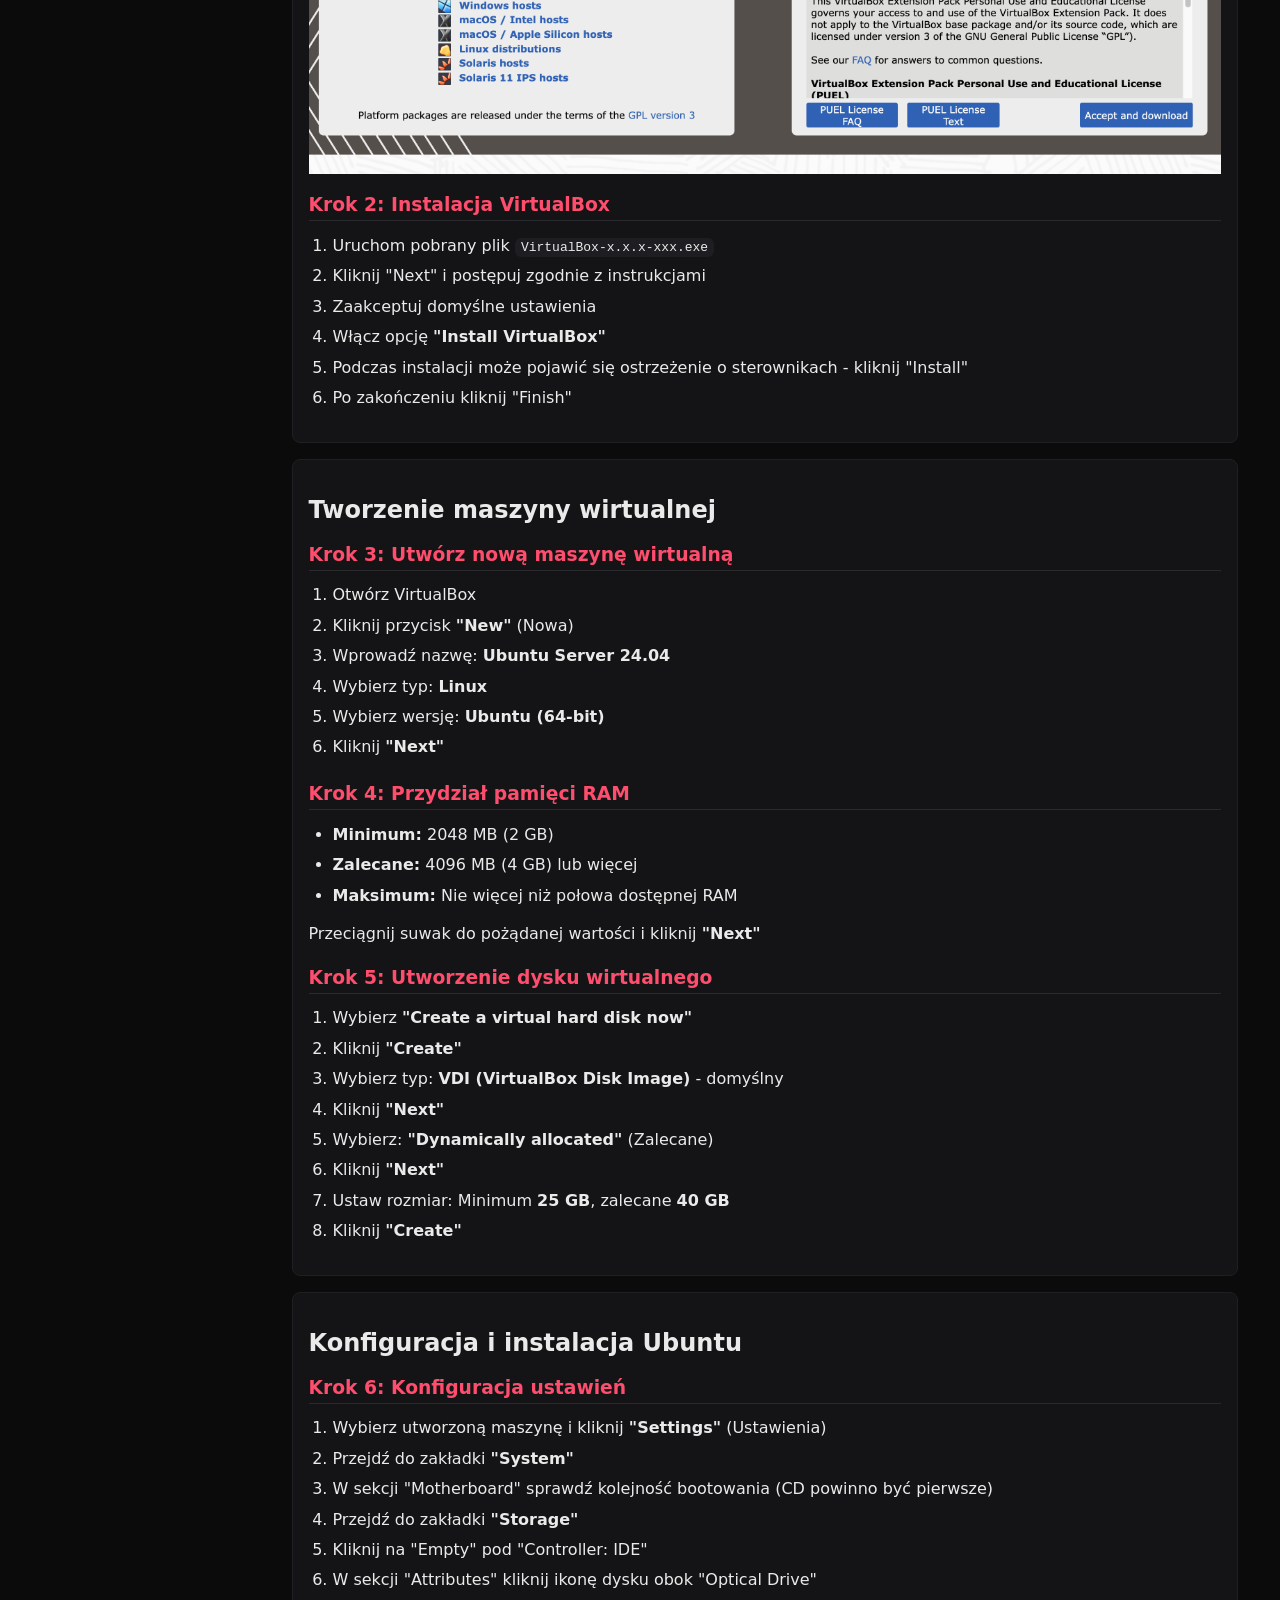
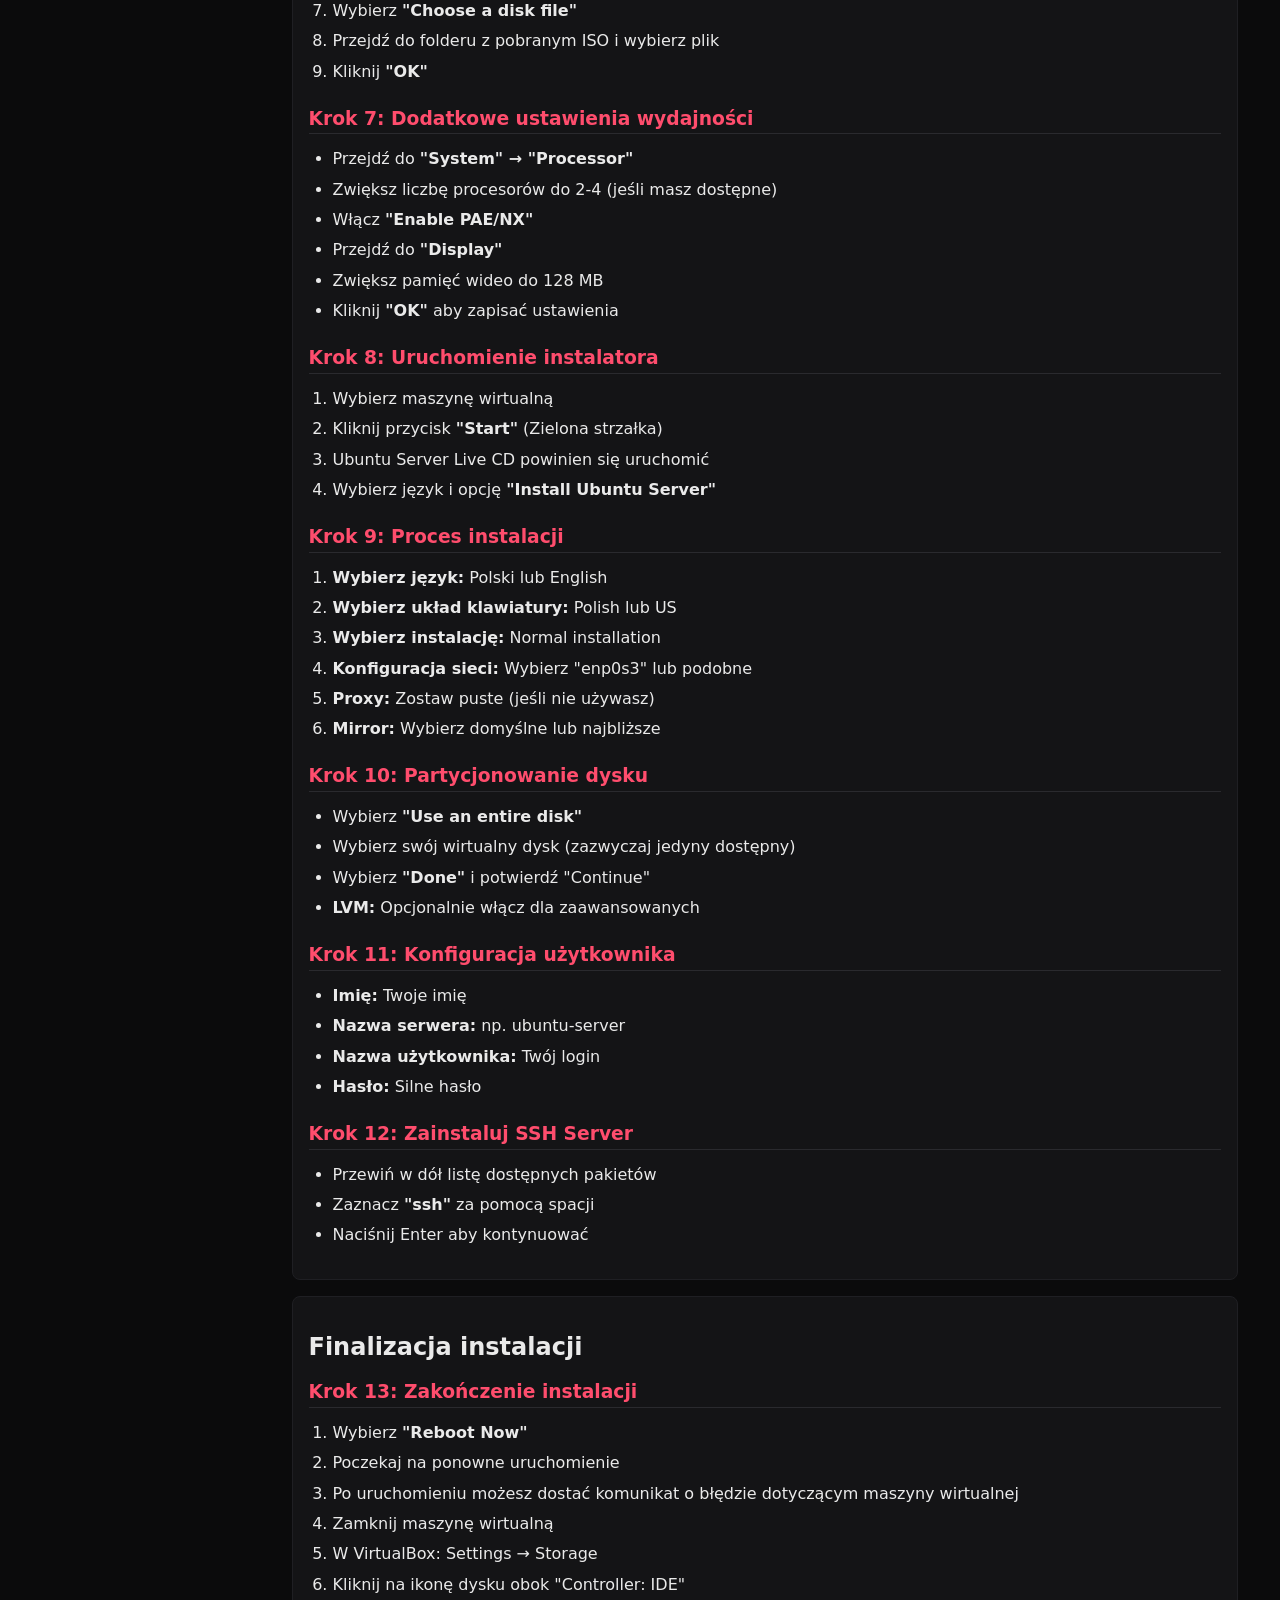
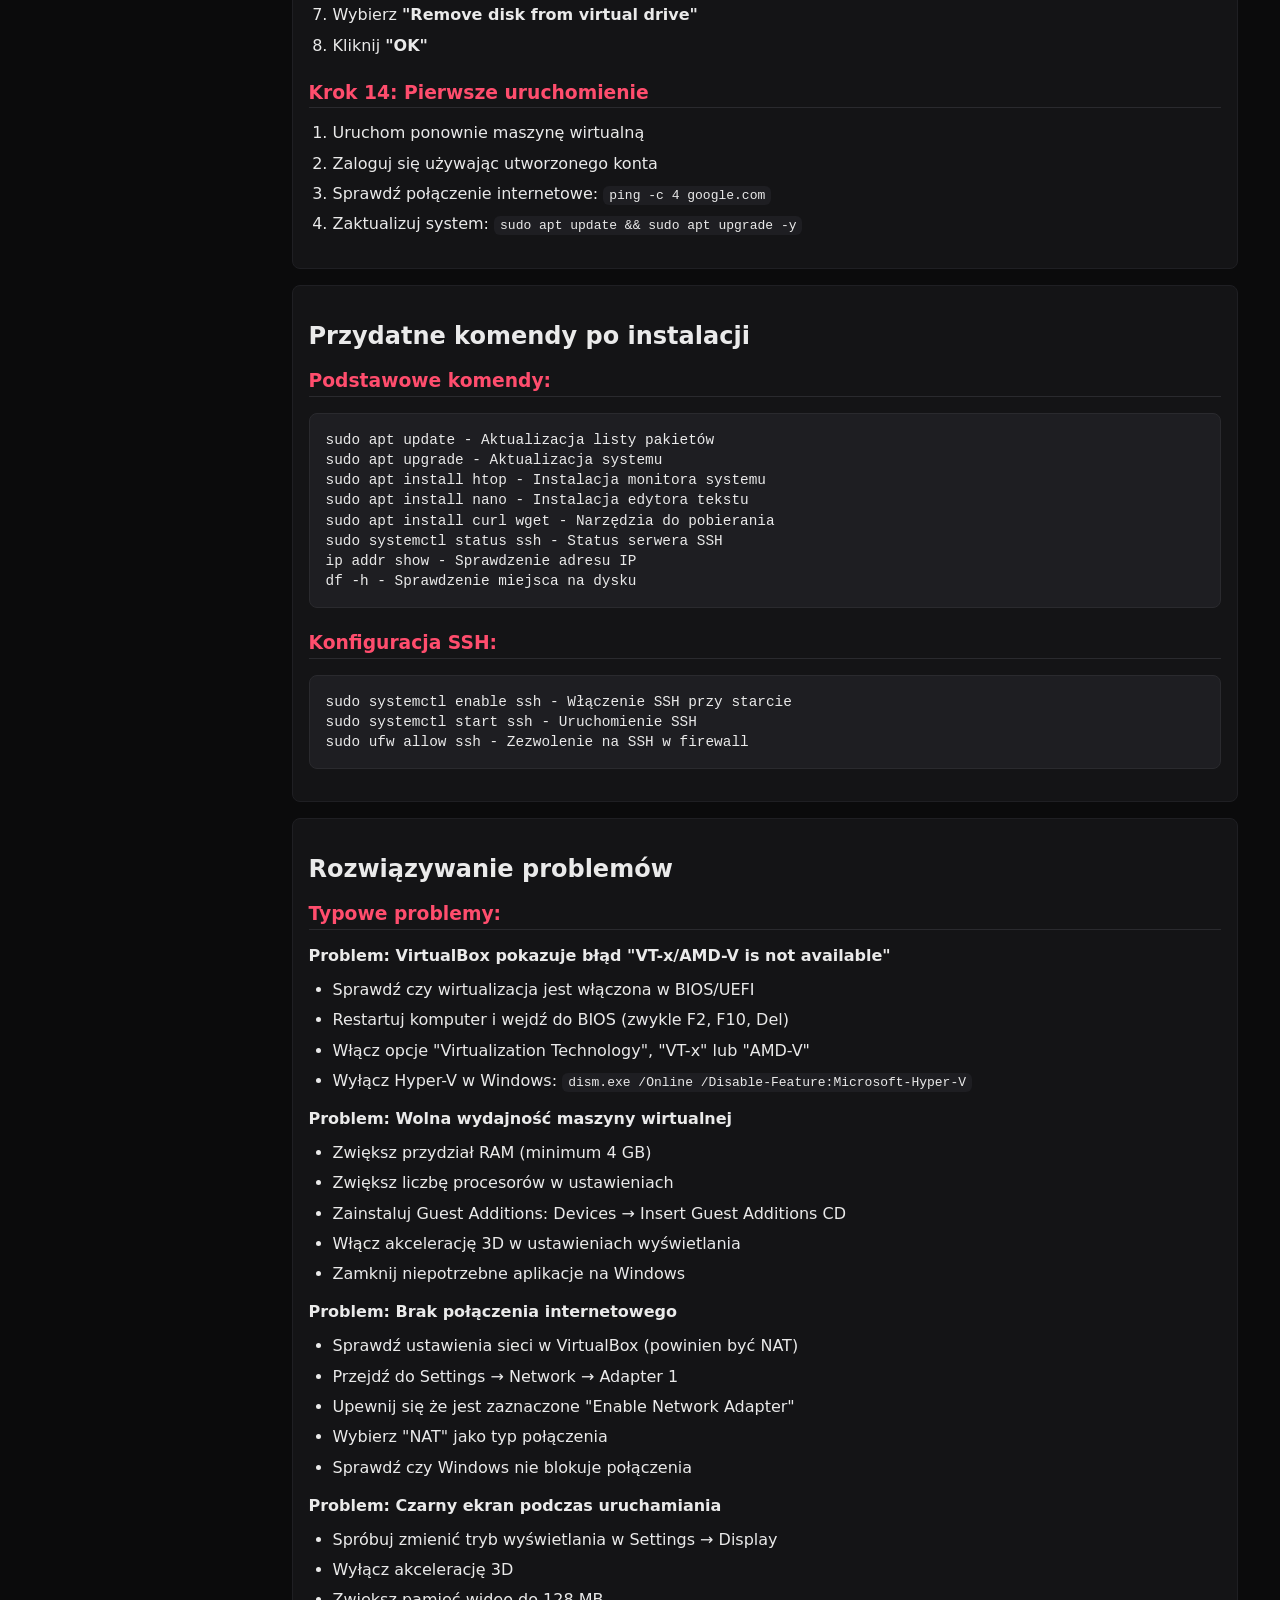
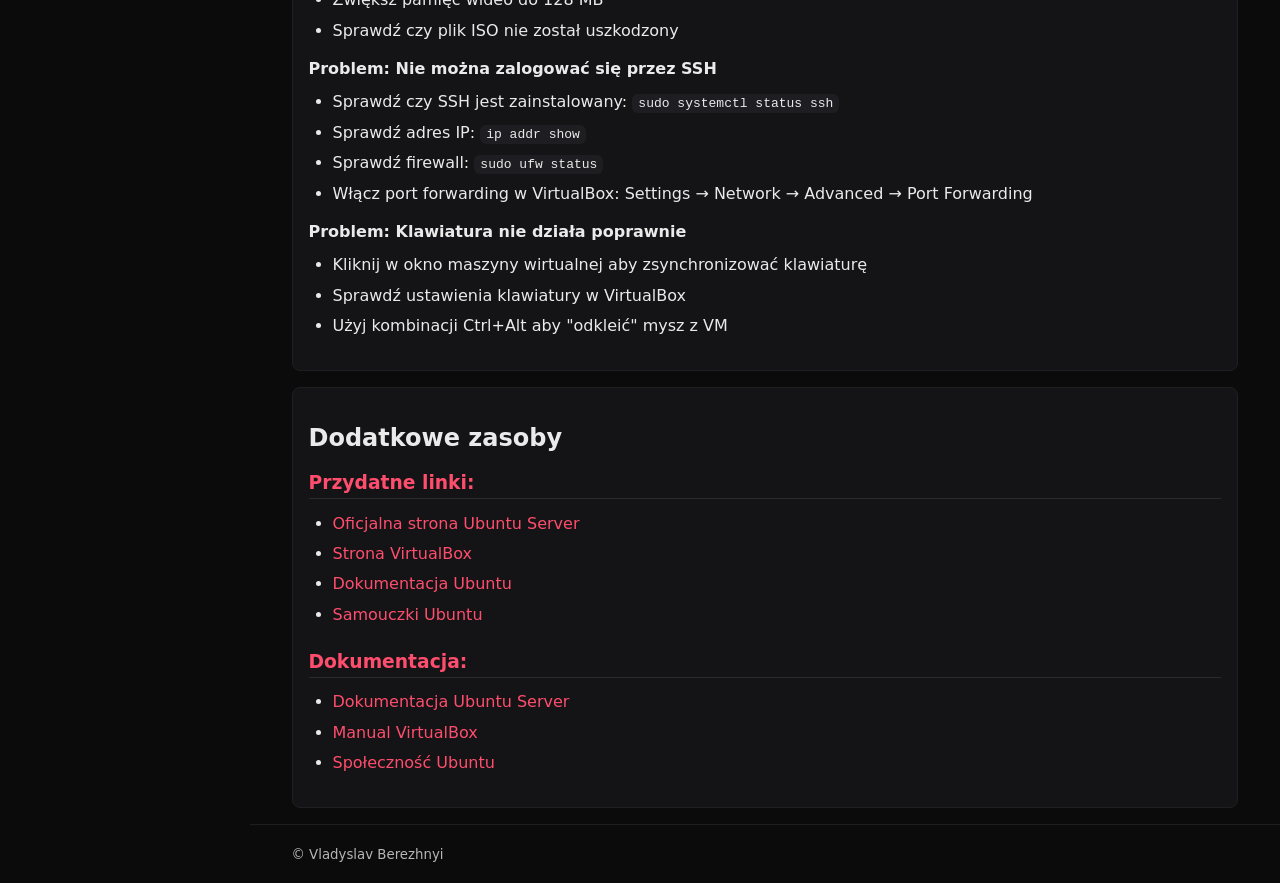
<file: Base/steps-windows-page/wsteps.html>
<!DOCTYPE html>
<html lang="pl">
  <head>
    <meta charset="UTF-8" />
    <meta name="viewport" content="width=device-width, initial-scale=1" />
    <meta name="description" content="" />
    <meta name="author" content="Vladyslav Berezhnyi" />
    <link rel="icon" type="image/jpeg" href="../content/favicon.jpeg" />
    <title>Ubuntu Server Installation - Windows</title>
    <link rel="stylesheet" href="../style/style.css" />
    <script defer src="../script/script.js"></script>
  </head>
  <body>
    <aside class="sidebar" id="sidebar">
      <div class="sidebar-header">
        <a class="brand" href="../index.html">Home</a>
        <button
          class="sidebar-toggle"
          aria-expanded="false"
          aria-controls="sidebar"
          aria-label="Toggle sidebar"
        >
          ✕
        </button>
      </div>
      <nav class="sidebar-nav">
        <a href="../index.html" class="nav-link" data-nav>Strona główna</a>
        <a href="../steps-mac-page/steps.html" class="nav-link" data-nav
          >Kroki macOS</a
        >
        <a href="./wsteps.html" class="nav-link" data-nav aria-current="page"
          >Kroki Windows</a
        >
        <a href="../gallery-page/gallery.html" class="nav-link" data-nav
          >Galeria</a
        >
        <a href="../resources-page/resources.html" class="nav-link" data-nav
          >FAQ &amp; Zasoby</a
        >
        <a href="../contact-us-page/contactUs.html" class="nav-link" data-nav
          >Strona kontaktowa</a
        >
      </nav>
    </aside>

    <div class="main-content">
      <header class="site-header">
        <div class="container header-inner">
          <button
            class="mobile-nav-toggle"
            aria-expanded="false"
            aria-controls="sidebar"
            aria-label="Toggle navigation"
          >
            ☰
          </button>
          <h1 class="page-title">Ubuntu Server - Windows</h1>
          <div class="live-clock" id="live-clock" aria-live="polite"></div>
        </div>
      </header>

      <main class="container">
        <section class="card">
          <h2>Instalacja Ubuntu Server na Windows</h2>
          <p>
            Ten przewodnik przeprowadzi Cię przez proces instalacji Ubuntu
            Server 24.04 na Windows przy użyciu VirtualBox - darmowego
            oprogramowania do wirtualizacji.
          </p>
        </section>

        <section class="card">
          <h2>Pobieranie Ubuntu Server</h2>
          <p>Pobierz najnowszą wersję Ubuntu Server:</p>
          <div class="download-section">
            <a
              href="https://releases.ubuntu.com/24.04.3/ubuntu-24.04.3-live-server-amd64.iso"
              class="download-link"
              target="_blank"
              rel="noopener noreferrer"
            >
              Ubuntu 24.04 Live Server AMD64 ISO
            </a>
            <p class="download-info">Rozmiar: ~2.9 GB | Format: ISO</p>
          </div>
        </section>

        <section class="card">
          <h2>Wymagania systemowe</h2>
          <div class="requirements">
            <h3>Minimalne wymagania:</h3>
            <ul>
              <li>
                <strong>System operacyjny:</strong> Windows 10/11 (64-bit)
              </li>
              <li>
                <strong>Procesor:</strong> Intel/AMD 64-bit z obsługą
                wirtualizacji (VT-x/AMD-V)
              </li>
              <li><strong>RAM:</strong> Minimum 4 GB (zalecane 8 GB)</li>
              <li>
                <strong>Miejsce na dysku:</strong> Minimum 25 GB wolnego miejsca
              </li>
              <li>
                <strong>Połączenie internetowe:</strong> Do pobierania
                aktualizacji
              </li>
            </ul>

            <h3>Potrzebne oprogramowanie:</h3>
            <ul>
              <li>
                <strong>VirtualBox:</strong> Darmowa aplikacja do wirtualizacji
              </li>
              <li>
                <strong>Kodery wideo:</strong> Opcjonalnie dla lepszej
                wydajności
              </li>
            </ul>
          </div>
        </section>

        <section class="card">
          <h2>Instalacja VirtualBox</h2>
          <div class="step-content">
            <h3>Krok 1: Pobierz VirtualBox</h3>
            <p>
              VirtualBox to darmowe oprogramowanie Oracle do uruchamiania maszyn
              wirtualnych:
            </p>
            <ol>
              <li>Przejdź na oficjalną stronę VirtualBox</li>
              <li>Pobierz wersję dla Windows</li>
              <li>Uruchom instalator</li>
            </ol>
          </div>
          <div class="download-section">
            <a
              href="https://www.virtualbox.org/wiki/Downloads"
              class="download-link"
              target="_blank"
              rel="noopener noreferrer"
              >VirtualBox Windows</a
            >
            <p class="download-info">Rozmiar: ~120 MB | Format: EXE</p>
          </div>
          <img src="../content/virtualbox.png" alt="virtualbox" />
          <div class="step-content">
            <h3>Krok 2: Instalacja VirtualBox</h3>
            <ol>
              <li>
                Uruchom pobrany plik <code>VirtualBox-x.x.x-xxx.exe</code>
              </li>
              <li>Kliknij "Next" i postępuj zgodnie z instrukcjami</li>
              <li>Zaakceptuj domyślne ustawienia</li>
              <li>Włącz opcję <strong>"Install VirtualBox"</strong></li>
              <li>
                Podczas instalacji może pojawić się ostrzeżenie o sterownikach -
                kliknij "Install"
              </li>
              <li>Po zakończeniu kliknij "Finish"</li>
            </ol>
          </div>
        </section>

        <section class="card">
          <h2>Tworzenie maszyny wirtualnej</h2>
          <div class="step-content">
            <h3>Krok 3: Utwórz nową maszynę wirtualną</h3>
            <ol>
              <li>Otwórz VirtualBox</li>
              <li>Kliknij przycisk <strong>"New"</strong> (Nowa)</li>
              <li>Wprowadź nazwę: <strong>Ubuntu Server 24.04</strong></li>
              <li>Wybierz typ: <strong>Linux</strong></li>
              <li>Wybierz wersję: <strong>Ubuntu (64-bit)</strong></li>
              <li>Kliknij <strong>"Next"</strong></li>
            </ol>

            <h3>Krok 4: Przydział pamięci RAM</h3>
            <ul>
              <li><strong>Minimum:</strong> 2048 MB (2 GB)</li>
              <li><strong>Zalecane:</strong> 4096 MB (4 GB) lub więcej</li>
              <li>
                <strong>Maksimum:</strong> Nie więcej niż połowa dostępnej RAM
              </li>
            </ul>
            <p>
              Przeciągnij suwak do pożądanej wartości i kliknij
              <strong>"Next"</strong>
            </p>

            <h3>Krok 5: Utworzenie dysku wirtualnego</h3>
            <ol>
              <li>Wybierz <strong>"Create a virtual hard disk now"</strong></li>
              <li>Kliknij <strong>"Create"</strong></li>
              <li>
                Wybierz typ: <strong>VDI (VirtualBox Disk Image)</strong> -
                domyślny
              </li>
              <li>Kliknij <strong>"Next"</strong></li>
              <li>
                Wybierz: <strong>"Dynamically allocated"</strong> (Zalecane)
              </li>
              <li>Kliknij <strong>"Next"</strong></li>
              <li>
                Ustaw rozmiar: Minimum <strong>25 GB</strong>, zalecane
                <strong>40 GB</strong>
              </li>
              <li>Kliknij <strong>"Create"</strong></li>
            </ol>
          </div>
        </section>

        <section class="card">
          <h2>Konfiguracja i instalacja Ubuntu</h2>
          <div class="step-content">
            <h3>Krok 6: Konfiguracja ustawień</h3>
            <ol>
              <li>
                Wybierz utworzoną maszynę i kliknij
                <strong>"Settings"</strong> (Ustawienia)
              </li>
              <li>Przejdź do zakładki <strong>"System"</strong></li>
              <li>
                W sekcji "Motherboard" sprawdź kolejność bootowania (CD powinno
                być pierwsze)
              </li>
              <li>Przejdź do zakładki <strong>"Storage"</strong></li>
              <li>Kliknij na "Empty" pod "Controller: IDE"</li>
              <li>
                W sekcji "Attributes" kliknij ikonę dysku obok "Optical Drive"
              </li>
              <li>Wybierz <strong>"Choose a disk file"</strong></li>
              <li>Przejdź do folderu z pobranym ISO i wybierz plik</li>
              <li>Kliknij <strong>"OK"</strong></li>
            </ol>

            <h3>Krok 7: Dodatkowe ustawienia wydajności</h3>
            <ul>
              <li>Przejdź do <strong>"System" → "Processor"</strong></li>
              <li>Zwiększ liczbę procesorów do 2-4 (jeśli masz dostępne)</li>
              <li>Włącz <strong>"Enable PAE/NX"</strong></li>
              <li>Przejdź do <strong>"Display"</strong></li>
              <li>Zwiększ pamięć wideo do 128 MB</li>
              <li>Kliknij <strong>"OK"</strong> aby zapisać ustawienia</li>
            </ul>

            <h3>Krok 8: Uruchomienie instalatora</h3>
            <ol>
              <li>Wybierz maszynę wirtualną</li>
              <li>
                Kliknij przycisk <strong>"Start"</strong> (Zielona strzałka)
              </li>
              <li>Ubuntu Server Live CD powinien się uruchomić</li>
              <li>
                Wybierz język i opcję <strong>"Install Ubuntu Server"</strong>
              </li>
            </ol>

            <h3>Krok 9: Proces instalacji</h3>
            <ol>
              <li><strong>Wybierz język:</strong> Polski lub English</li>
              <li><strong>Wybierz układ klawiatury:</strong> Polish lub US</li>
              <li><strong>Wybierz instalację:</strong> Normal installation</li>
              <li>
                <strong>Konfiguracja sieci:</strong> Wybierz "enp0s3" lub
                podobne
              </li>
              <li><strong>Proxy:</strong> Zostaw puste (jeśli nie używasz)</li>
              <li><strong>Mirror:</strong> Wybierz domyślne lub najbliższe</li>
            </ol>

            <h3>Krok 10: Partycjonowanie dysku</h3>
            <ul>
              <li>Wybierz <strong>"Use an entire disk"</strong></li>
              <li>Wybierz swój wirtualny dysk (zazwyczaj jedyny dostępny)</li>
              <li>Wybierz <strong>"Done"</strong> i potwierdź "Continue"</li>
              <li>
                <strong>LVM:</strong> Opcjonalnie włącz dla zaawansowanych
              </li>
            </ul>

            <h3>Krok 11: Konfiguracja użytkownika</h3>
            <ul>
              <li><strong>Imię:</strong> Twoje imię</li>
              <li><strong>Nazwa serwera:</strong> np. ubuntu-server</li>
              <li><strong>Nazwa użytkownika:</strong> Twój login</li>
              <li><strong>Hasło:</strong> Silne hasło</li>
            </ul>

            <h3>Krok 12: Zainstaluj SSH Server</h3>
            <ul>
              <li>Przewiń w dół listę dostępnych pakietów</li>
              <li>Zaznacz <strong>"ssh"</strong> za pomocą spacji</li>
              <li>Naciśnij Enter aby kontynuować</li>
            </ul>
          </div>
        </section>

        <section class="card">
          <h2>Finalizacja instalacji</h2>
          <div class="step-content">
            <h3>Krok 13: Zakończenie instalacji</h3>
            <ol>
              <li>Wybierz <strong>"Reboot Now"</strong></li>
              <li>Poczekaj na ponowne uruchomienie</li>
              <li>
                Po uruchomieniu możesz dostać komunikat o błędzie dotyczącym
                maszyny wirtualnej
              </li>
              <li>Zamknij maszynę wirtualną</li>
              <li>W VirtualBox: Settings → Storage</li>
              <li>Kliknij na ikonę dysku obok "Controller: IDE"</li>
              <li>Wybierz <strong>"Remove disk from virtual drive"</strong></li>
              <li>Kliknij <strong>"OK"</strong></li>
            </ol>

            <h3>Krok 14: Pierwsze uruchomienie</h3>
            <ol>
              <li>Uruchom ponownie maszynę wirtualną</li>
              <li>Zaloguj się używając utworzonego konta</li>
              <li>
                Sprawdź połączenie internetowe:
                <code>ping -c 4 google.com</code>
              </li>
              <li>
                Zaktualizuj system:
                <code>sudo apt update && sudo apt upgrade -y</code>
              </li>
            </ol>
          </div>
        </section>

        <section class="card">
          <h2>Przydatne komendy po instalacji</h2>
          <div class="step-content">
            <h3>Podstawowe komendy:</h3>
            <div class="code-block">
              <code>sudo apt update</code> - Aktualizacja listy pakietów<br />
              <code>sudo apt upgrade</code> - Aktualizacja systemu<br />
              <code>sudo apt install htop</code> - Instalacja monitora
              systemu<br />
              <code>sudo apt install nano</code> - Instalacja edytora tekstu<br />
              <code>sudo apt install curl wget</code> - Narzędzia do
              pobierania<br />
              <code>sudo systemctl status ssh</code> - Status serwera SSH<br />
              <code>ip addr show</code> - Sprawdzenie adresu IP<br />
              <code>df -h</code> - Sprawdzenie miejsca na dysku
            </div>

            <h3>Konfiguracja SSH:</h3>
            <div class="code-block">
              <code>sudo systemctl enable ssh</code> - Włączenie SSH przy
              starcie<br />
              <code>sudo systemctl start ssh</code> - Uruchomienie SSH<br />
              <code>sudo ufw allow ssh</code> - Zezwolenie na SSH w firewall
            </div>
          </div>
        </section>

        <section class="card">
          <h2>Rozwiązywanie problemów</h2>
          <div class="step-content">
            <h3>Typowe problemy:</h3>

            <h4>
              Problem: VirtualBox pokazuje błąd "VT-x/AMD-V is not available"
            </h4>
            <ul>
              <li>Sprawdź czy wirtualizacja jest włączona w BIOS/UEFI</li>
              <li>Restartuj komputer i wejdź do BIOS (zwykle F2, F10, Del)</li>
              <li>
                Włącz opcje "Virtualization Technology", "VT-x" lub "AMD-V"
              </li>
              <li>
                Wyłącz Hyper-V w Windows:
                <code>dism.exe /Online /Disable-Feature:Microsoft-Hyper-V</code>
              </li>
            </ul>

            <h4>Problem: Wolna wydajność maszyny wirtualnej</h4>
            <ul>
              <li>Zwiększ przydział RAM (minimum 4 GB)</li>
              <li>Zwiększ liczbę procesorów w ustawieniach</li>
              <li>
                Zainstaluj Guest Additions: Devices → Insert Guest Additions CD
              </li>
              <li>Włącz akcelerację 3D w ustawieniach wyświetlania</li>
              <li>Zamknij niepotrzebne aplikacje na Windows</li>
            </ul>

            <h4>Problem: Brak połączenia internetowego</h4>
            <ul>
              <li>Sprawdź ustawienia sieci w VirtualBox (powinien być NAT)</li>
              <li>Przejdź do Settings → Network → Adapter 1</li>
              <li>Upewnij się że jest zaznaczone "Enable Network Adapter"</li>
              <li>Wybierz "NAT" jako typ połączenia</li>
              <li>Sprawdź czy Windows nie blokuje połączenia</li>
            </ul>

            <h4>Problem: Czarny ekran podczas uruchamiania</h4>
            <ul>
              <li>Spróbuj zmienić tryb wyświetlania w Settings → Display</li>
              <li>Wyłącz akcelerację 3D</li>
              <li>Zwiększ pamięć wideo do 128 MB</li>
              <li>Sprawdź czy plik ISO nie został uszkodzony</li>
            </ul>

            <h4>Problem: Nie można zalogować się przez SSH</h4>
            <ul>
              <li>
                Sprawdź czy SSH jest zainstalowany:
                <code>sudo systemctl status ssh</code>
              </li>
              <li>Sprawdź adres IP: <code>ip addr show</code></li>
              <li>Sprawdź firewall: <code>sudo ufw status</code></li>
              <li>
                Włącz port forwarding w VirtualBox: Settings → Network →
                Advanced → Port Forwarding
              </li>
            </ul>

            <h4>Problem: Klawiatura nie działa poprawnie</h4>
            <ul>
              <li>
                Kliknij w okno maszyny wirtualnej aby zsynchronizować klawiaturę
              </li>
              <li>Sprawdź ustawienia klawiatury w VirtualBox</li>
              <li>Użyj kombinacji Ctrl+Alt aby "odkleić" mysz z VM</li>
            </ul>
          </div>
        </section>

        <section class="card">
          <h2>Dodatkowe zasoby</h2>
          <div class="step-content">
            <h3>Przydatne linki:</h3>
            <ul>
              <li>
                <a href="https://ubuntu.com/server" target="_blank"
                  >Oficjalna strona Ubuntu Server</a
                >
              </li>
              <li>
                <a href="https://www.virtualbox.org/" target="_blank"
                  >Strona VirtualBox</a
                >
              </li>
              <li>
                <a href="https://help.ubuntu.com/" target="_blank"
                  >Dokumentacja Ubuntu</a
                >
              </li>
              <li>
                <a href="https://ubuntu.com/tutorials" target="_blank"
                  >Samouczki Ubuntu</a
                >
              </li>
            </ul>

            <h3>Dokumentacja:</h3>
            <ul>
              <li>
                <a href="https://ubuntu.com/server/docs" target="_blank"
                  >Dokumentacja Ubuntu Server</a
                >
              </li>
              <li>
                <a href="https://www.virtualbox.org/manual/" target="_blank"
                  >Manual VirtualBox</a
                >
              </li>
              <li>
                <a href="https://help.ubuntu.com/community" target="_blank"
                  >Społeczność Ubuntu</a
                >
              </li>
            </ul>
          </div>
        </section>
      </main>

      <footer class="site-footer">
        <div class="container">
          <small>© Vladyslav Berezhnyi</small>
        </div>
      </footer>
    </div>
  </body>
</html>
</file>
<file: Base/style/style.css>
/* ============================================
   Змінні кольорів / Color Variables
   ============================================ */
:root {
  --bg: #0b0b0c;              /* Основний фон / Main background */
  --card: #141416;            /* Фон карток / Card background */
  --text: #eaeaea;            /* Основний текст / Main text color */
  --muted: #b6b6b6;           /* Приглушений текст / Muted text color */
  --accent: #ff4d6d;          /* Акцентний колір / Accent color */
}

/* ============================================
   Базові стилі / Base Styles
   ============================================ */
* { box-sizing: border-box; } /* Включає padding та border в ширину / Includes padding and border in width */

body {
  margin: 0;
  height: 100%;
  font-family: system-ui, sans-serif; /* Системний шрифт / System font */
  background: var(--bg);
  color: var(--text);
  display: flex;
}

/* Стилізація посилань / Link styling */
.link{
  color: var(--accent);
}

/* ============================================
   Контейнер / Container
   ============================================ */
.container {
  max-width: 62rem;           /* Максимальна ширина контейнера / Max container width */
  margin: 0 2rem;
  padding: 0 0.62rem;
}

/* ============================================
   Бічна панель / Sidebar
   ============================================ */
.sidebar {
  width: 15.6rem;             /* Фіксована ширина бічної панелі / Fixed sidebar width */
  background: var(--card);
  border-right: 1px solid #1e1e21;
  height: 100vh;               /* На всю висоту екрану / Full viewport height */
  position: fixed;             /* Фіксоване позиціювання / Fixed positioning */
  left: 0;
  top: 0;
  z-index: 1000;               /* Над іншими елементами / Above other elements */
  display: flex;
  flex-direction: column;
  transition: transform 0.3s ease; /* Плавна анімація / Smooth animation */
}

/* Заголовок бічної панелі / Sidebar header */
.sidebar-header {
  padding: 1rem;
  display: flex;
  align-items: center;
  justify-content: space-between;
}

/* Бренд/логотип у бічній панелі / Brand/logo in sidebar */
.sidebar-header .brand {
  color: var(--text);
  text-decoration: none;
  font-weight: 700;
  font-size: 1.1rem;
  margin: 0;
}

/* Кнопка перемикання бічної панелі / Sidebar toggle button */
.sidebar-toggle {
  display: none;               /* Прихована за замовчуванням / Hidden by default */
  background: none;
  border: 1px solid #2a2a2e;
  color: var(--text);
  padding: 0.4rem 0.8rem;
  border-radius: 0.4rem;
  cursor: pointer;
}

/* Всі посилання без підкреслення / All links without underline */
a{
  text-decoration: none;
}

/* Навігація бічної панелі / Sidebar navigation */
.sidebar-nav {
  flex: 1;                     /* Займає весь доступний простір / Takes all available space */
  padding: 1rem 0;
  display: flex;
  flex-direction: column;
  gap: 4px;
}

/* Посилання навігації / Navigation links */
.sidebar-nav .nav-link {
  color: var(--muted);
  text-decoration: none;
  padding: 0.8rem 1rem;
  border-radius: 0;
  transition: all 0.2s ease;
  border-left: 3px solid transparent; /* Акцентна лінія зліва / Accent line on left */
}

/* Стани наведення та активності для навігації / Hover and active states for navigation */
.sidebar-nav .nav-link:hover,
.sidebar-nav .nav-link[aria-current="page"] {
  color: var(--text);
  background: #1a1a1d;
  border-left-color: var(--accent); /* Акцентна лінія при наведенні / Accent line on hover */
}

/* ============================================
   Основний контент / Main Content
   ============================================ */
.main-content {
  flex: 1;                     /* Займає весь доступний простір / Takes all available space */
  margin-left: 15.6rem;        /* Відступ під бічну панель / Margin for sidebar */
  min-height: 100vh;
  display: flex;
  flex-direction: column;
}

/* Заголовок сайту / Site header */
.site-header {
  position: sticky;            /* Липкий заголовок / Sticky header */
  top: 0;
  background: rgba(11,11,12,0.9);
  backdrop-filter: blur(8px) saturate(150%); /* Ефект розмиття / Blur effect */
  border-bottom: 1px solid #1e1e21;
  z-index: 10;
}

/* Внутрішній контент заголовка / Header inner content */
.header-inner {
  display: flex;
  align-items: center;
  height: 4rem;
  gap: 1rem;
}

/* Живий годинник / Live clock */
.live-clock {
  margin-left: auto;           /* Притискається вправо / Pushes to the right */
  font-family: 'JetBrains Mono', 'Fira Code', Menlo, Monaco, Consolas, monospace;
  font-size: 0.75rem;
  color: var(--muted-text);
  letter-spacing: 0.05em;
  padding: 0.15rem 0.45rem;
  border: 1px solid #25252a;
  border-radius: 0.5rem;
  background: rgba(18, 18, 20, 0.85);
  box-shadow: 0 0.25rem 0.75rem rgba(0, 0, 0, 0.35);
}

/* Кнопка перемикання мобільної навігації / Mobile navigation toggle button */
.mobile-nav-toggle {
  display: inline-flex;
  background: none;
  border: 1px solid #2a2a2e;
  color: var(--text);
  padding: 0.4rem 0.6rem;
  border-radius: 0.4rem;
  cursor: pointer;
  margin-right: 1rem;
}

/* Заголовок сторінки / Page title */
.page-title {
  color: var(--text);
  font-size: 1.1rem;
  font-weight: 600;
  margin: 0;
}

/* ============================================
   Медіа-запити для мобільних пристроїв / Mobile Media Queries
   ============================================ */
@media (max-width: 48rem) {
  /* Бічна панель ховається за екраном / Sidebar hides off-screen */
  .sidebar {
    transform: translateX(-100%);
  }
  
  /* Бічна панель відкрита / Sidebar open */
  .sidebar.open {
    transform: translateX(0);
  }
  
  /* Показуємо кнопку перемикання / Show toggle button */
  .sidebar-toggle {
    display: inline-flex;
  }
  
  /* Прибираємо відступ для основного контенту / Remove margin for main content */
  .main-content {
    margin-left: 0;
  }
  
  /* Показуємо мобільну навігацію / Show mobile navigation */
  .mobile-nav-toggle {
    display: inline-flex;
  }
}

@media (min-width: 48rem) {
  /* Ховаємо мобільні елементи на великих екранах / Hide mobile elements on large screens */
  .mobile-nav-toggle {
    display: none;
  }
  
  .sidebar-toggle {
    display: none;
  }
}

/* Основна секція / Main section */
main { padding: 1.4rem 0; }

/* ============================================
   Картки / Cards
   ============================================ */
.card {
  max-width: 100%;
  background: var(--card);
  border: 1px solid #1f1f23;
  border-radius: 0.5rem;
  padding: 1rem;
  margin-top: 1rem;
  margin-bottom: 1rem;
}

/* Футер сайту / Site footer */
.site-footer {
  border-top: 1px solid #1e1e21;
  padding: 1.2rem 0;
  color: var(--muted);
}

/* ============================================
   Код / Code
   ============================================ */
code {
  background: #1e1e22;
  padding: 2px 6px;
  border-radius: 6px;
}

/* ============================================
   Форми / Forms
   ============================================ */
.form-input {
  width: 100%;
  padding: 0.8rem 1rem;
  border: 0.5px solid #2a2a2e;
  border-radius: 4px;
  background: var(--card);
  color: var(--text);
}

.form-button {
  color: var(--text);
  background: var(--accent);
  color: var(--text);
  border: none;
  padding: 10px 20px;
  border-radius: 6px;
  margin-top: 0.8rem;
  margin-right: 0.5rem;
  margin-left: auto;
  cursor: pointer;
}

.form-fieldset {
  width: 100%;
  border: 1px solid #2a2a2e;
  border-radius: 6px;
  padding: 1rem;
}

/* Текстові поля без зміни розміру / Textareas without resize */
textarea {
  resize: none;
}

.form-label {
  width: 100%;
  display: block;
  margin-top: 0.5rem;
  margin-bottom: 0.3rem;  
}

.form-label-small {
  display: inline-block;
  margin-right: 0.5rem;
  min-width: 40px;
}

/* Група радіо-кнопок / Radio button group */
.radio-group {
  display: flex;
  flex-direction: column;
  gap: 0.5rem;
  margin: 0.5rem 0;
}

.radio-label {
  display: flex;
  align-items: center;
  gap: 0.5rem;
  cursor: pointer;
}

.radio-label input[type="radio"] {
  width: auto;
  cursor: pointer;
}

/* Група чекбоксів / Checkbox group */
.checkbox-group {
  margin: 0.5rem 0;
}

.checkbox-label {
  display: flex;
  align-items: center;
  gap: 0.5rem;
  cursor: pointer;
}

.checkbox-label input[type="checkbox"] {
  width: auto;
  cursor: pointer;
}

/* Випадаючий список / Dropdown select */
select.form-input {
  cursor: pointer;
}

/* Діапазон дат / Date range */
.date-range {
  display: flex;
  align-items: center;
  gap: 1rem;
  flex-wrap: wrap;
}

.date-range input[type="date"] {
  flex: 1;
  min-width: 150px;
}

/* Група кнопок / Button group */
.button-group {
  display: flex;
  gap: 1rem;
  margin-top: 1rem;
}

.form-button-secondary {
  background: #2a2a2e !important;
  color: var(--text) !important;
}

.form-button-secondary:hover {
  background: #3a3a3e !important;
}

/* ============================================
   Секція завантаження / Download Section
   ============================================ */
.download-section {
  margin: 1rem 0;
  padding: 1rem;
  background: #1a1a1d;
  border-radius: 0.5rem;
  border: 1px solid #2a2a2e;
}

.download-link {
  display: inline-block;
  background: var(--accent);
  color: var(--text);
  text-decoration: none;
  padding: 0.8rem 1.5rem;
  border-radius: 0.5rem;
  font-weight: 600;
  margin: 0.5rem 0;
  transition: all 0.2s ease;
}

.download-link:hover {
  background: #ff6b7a;
  transform: translateY(-1px); /* Легкий ефект підйому / Slight lift effect */
}

.download-info {
  color: var(--muted);
  font-size: 0.9rem;
  margin: 0.5rem 0 0 0;
}

/* ============================================
   Вимоги / Requirements
   ============================================ */
.requirements {
  margin: 1rem 0;
}

.requirements h3 {
  color: var(--accent);
  margin-top: 1.5rem;
  margin-bottom: 0.5rem;
}

.requirements h3:first-child {
  margin-top: 0;
}

.requirements ul {
  margin: 0.5rem 0;
  padding-left: 1.5rem;
}

.requirements li {
  margin: 0.3rem 0;
  line-height: 1.5;
}

/* ============================================
   Контент кроків / Step Content
   ============================================ */
.step-content {
  margin: 1rem 0;
}

.step-content h3 {
  color: var(--accent);
  margin-top: 1.5rem;
  margin-bottom: 0.8rem;
  border-bottom: 1px solid #2a2a2e;
  padding-bottom: 0.3rem;
}

.step-content h3:first-child {
  margin-top: 0;
}

.step-content h4 {
  color: var(--text);
  margin-top: 1rem;
  margin-bottom: 0.5rem;
  font-size: 1rem;
}

.step-content ol, .step-content ul {
  margin: 0.8rem 0;
  padding-left: 1.5rem;
}

.step-content li {
  margin: 0.4rem 0;
  line-height: 1.5;
}

/* ============================================
   Блоки коду / Code Blocks
   ============================================ */
.code-block {
  background: #1e1e22;
  border: 1px solid #2a2a2e;
  border-radius: 0.5rem;
  padding: 1rem;
  margin: 1rem 0;
  font-family: 'Monaco', 'Menlo', 'Ubuntu Mono', monospace; /* Моноширинний шрифт / Monospace font */
  font-size: 0.9rem;
  line-height: 1.4;
  overflow-x: auto;           /* Горизонтальна прокрутка при потребі / Horizontal scroll if needed */
}

.code-block code {
  background: none;
  padding: 0;
  color: var(--text);
}

.step-content a {
  color: var(--accent);
  text-decoration: none;
}

.step-content a:hover {
  text-decoration: underline;
}

/* ============================================
   Галерея / Gallery
   ============================================ */
@media(max-width: 35.6rem) {
  .gallery-image {
    width: auto;
    height: auto;
    display: flex;
    flex-wrap: wrap;
  }
}

/* ============================================
   Адаптивні стилі / Responsive Styles
   ============================================ */
@media (max-width: 48rem) {
  .download-link {
    display: block;
    text-align: center;
    margin: 1rem 0;
  }
  
  .page-title {
    font-size: 1rem;
  }

  .live-clock {
    font-size: 0.55rem;
  }

  .code-block {
    font-size: 0.8rem;
    padding: 0.8rem;
  }
  
  .step-content h3 {
    font-size: 1.1rem;
  }

  .date-range {
    flex-direction: column;
    align-items: stretch;
  }
  
  .date-range input[type="date"] {
    width: 100%;
  }
  
  .button-group {
    flex-direction: column;
  }
  
}
/* Кнопки форм на мобільних пристроях / Form buttons on mobile */
.form-button, .form-button-secondary {
  width: 100%;
  margin-left: 0;
  margin-right: 0;
}

.gallery-image {
  
  width: 14rem;
  height: 13rem;
  border-radius: 0.5rem;
  margin: auto;
}

/* Зображення адаптивні / Responsive images */
img{
  max-width: 100%;
  height: auto;
}

/* ============================================
   Panel Administratora / Admin Panel
   ============================================ */
.admin-table {
  width: 100%;
  border-collapse: collapse;
  margin: 1.5rem 0;
  background: var(--card);
  border-radius: 0.5rem;
  overflow: hidden;
}

.admin-table thead {
  background: var(--accent);
  color: var(--bg);
  font-weight: bold;
}

.admin-table th,
.admin-table td {
  padding: 0.75rem 1rem;
  text-align: left;
  border-bottom: 1px solid #1e1e21;
}

.admin-table tbody tr:hover {
  background: #1a1a1e;
}

.admin-table tbody tr:last-child td {
  border-bottom: none;
}

.role-form {
  display: inline;
}

.role-select {
  padding: 0.35rem 0.5rem;
  background: var(--card);
  color: var(--text);
  border: 1px solid #1e1e21;
  border-radius: 0.25rem;
  cursor: pointer;
}

.role-select:hover {
  border-color: var(--accent);
}

.btn-delete {
  display: inline-block;
  padding: 0.5rem 0.75rem;
  background: #c41e3a;
  color: white;
  text-decoration: none;
  border-radius: 0.25rem;
  font-size: 0.875rem;
  transition: background 0.2s;
}

.btn-delete:hover {
  background: #8b1528;
}

.admin-stats {
  margin-top: 2rem;
  padding: 1.5rem;
  background: var(--card);
  border-radius: 0.5rem;
  border-left: 4px solid var(--accent);
}

.admin-stats h3 {
  margin-top: 0;
  margin-bottom: 1rem;
}

.admin-stats p {
  margin: 0.5rem 0;
}

.table-responsive {
  overflow-x: auto;
  margin: 1.5rem 0;
}

.form-success {
  padding: 1rem;
  background: #1a5f3f;
  color: #90ee90;
  border-radius: 0.5rem;
  margin-bottom: 1rem;
  border-left: 4px solid #2ecc71;
}

.form-error {
  padding: 1rem;
  background: #5f1a1a;
  color: #ff7f7f;
  border-radius: 0.5rem;
  margin-bottom: 1rem;
  border-left: 4px solid var(--accent);
}

.text-muted {
  color: var(--muted);
  font-size: 0.875rem;
}

.note-preview {
  color: var(--muted);
  font-size: 0.875rem;
  font-style: italic;
}

/* ============================================
   Statystyki / Statistics
   ============================================ */
.stats-grid {
  display: grid;
  grid-template-columns: repeat(auto-fit, minmax(150px, 1fr));
  gap: 1rem;
  margin: 1.5rem 0;
}

.stat-card {
  background: linear-gradient(135deg, var(--accent) 0%, #ff6b8a 100%);
  padding: 1.5rem;
  border-radius: 0.5rem;
  text-align: center;
  color: white;
}

.stat-label {
  font-size: 0.875rem;
  opacity: 0.9;
  margin-bottom: 0.5rem;
}

.stat-value {
  font-size: 2rem;
  font-weight: bold;
}

.progress-bar {
  position: relative;
  width: 100%;
  height: 1.5rem;
  background: #1a1a1e;
  border-radius: 0.25rem;
  overflow: hidden;
  margin: 0.25rem 0;
}

.progress-fill {
  height: 100%;
  background: linear-gradient(90deg, var(--accent) 0%, #ff6b8a 100%);
  transition: width 0.3s ease;
}

.progress-text {
  position: absolute;
  top: 50%;
  left: 50%;
  transform: translate(-50%, -50%);
  color: white;
  font-size: 0.75rem;
  font-weight: bold;
  z-index: 1;
}

/* ============================================
   Status Badges / Statusy
   ============================================ */
.status-badge {
  display: inline-block;
  padding: 0.35rem 0.75rem;
  border-radius: 1rem;
  font-size: 0.875rem;
  font-weight: 500;
  white-space: nowrap;
}

.status-online {
  background: #1a5f3f;
  color: #90ee90;
}

.status-active {
  background: #5f4f1a;
  color: #ffd700;
}

.status-today {
  background: #1a3a5f;
  color: #87ceeb;
}

.status-inactive {
  background: #3a3a3a;
  color: #b6b6b6;
}

/* ============================================
   Session Counter / Licznik Sesji
   ============================================ */
.session-counter {
  background: linear-gradient(135deg, var(--accent) 0%, #ff6b8a 100%);
  color: white;
  padding: 1rem 1.5rem;
  border-radius: 0.5rem;
  margin-bottom: 1.5rem;
  text-align: center;
  box-shadow: 0 4px 6px rgba(255, 77, 109, 0.3);
}

.session-counter p {
  margin: 0;
  font-size: 1.1rem;
}

.session-counter strong {
  font-size: 1.5rem;
  display: inline-block;
  min-width: 3rem;
}

.nav-session-counter {
  display: block;
  padding: 0.5rem 1rem;
  background: rgba(255, 77, 109, 0.15);
  border-radius: 0.25rem;
  font-size: 0.875rem;
  color: var(--accent);
  margin: 0.5rem 0;
  font-weight: 500;
}
</file>
